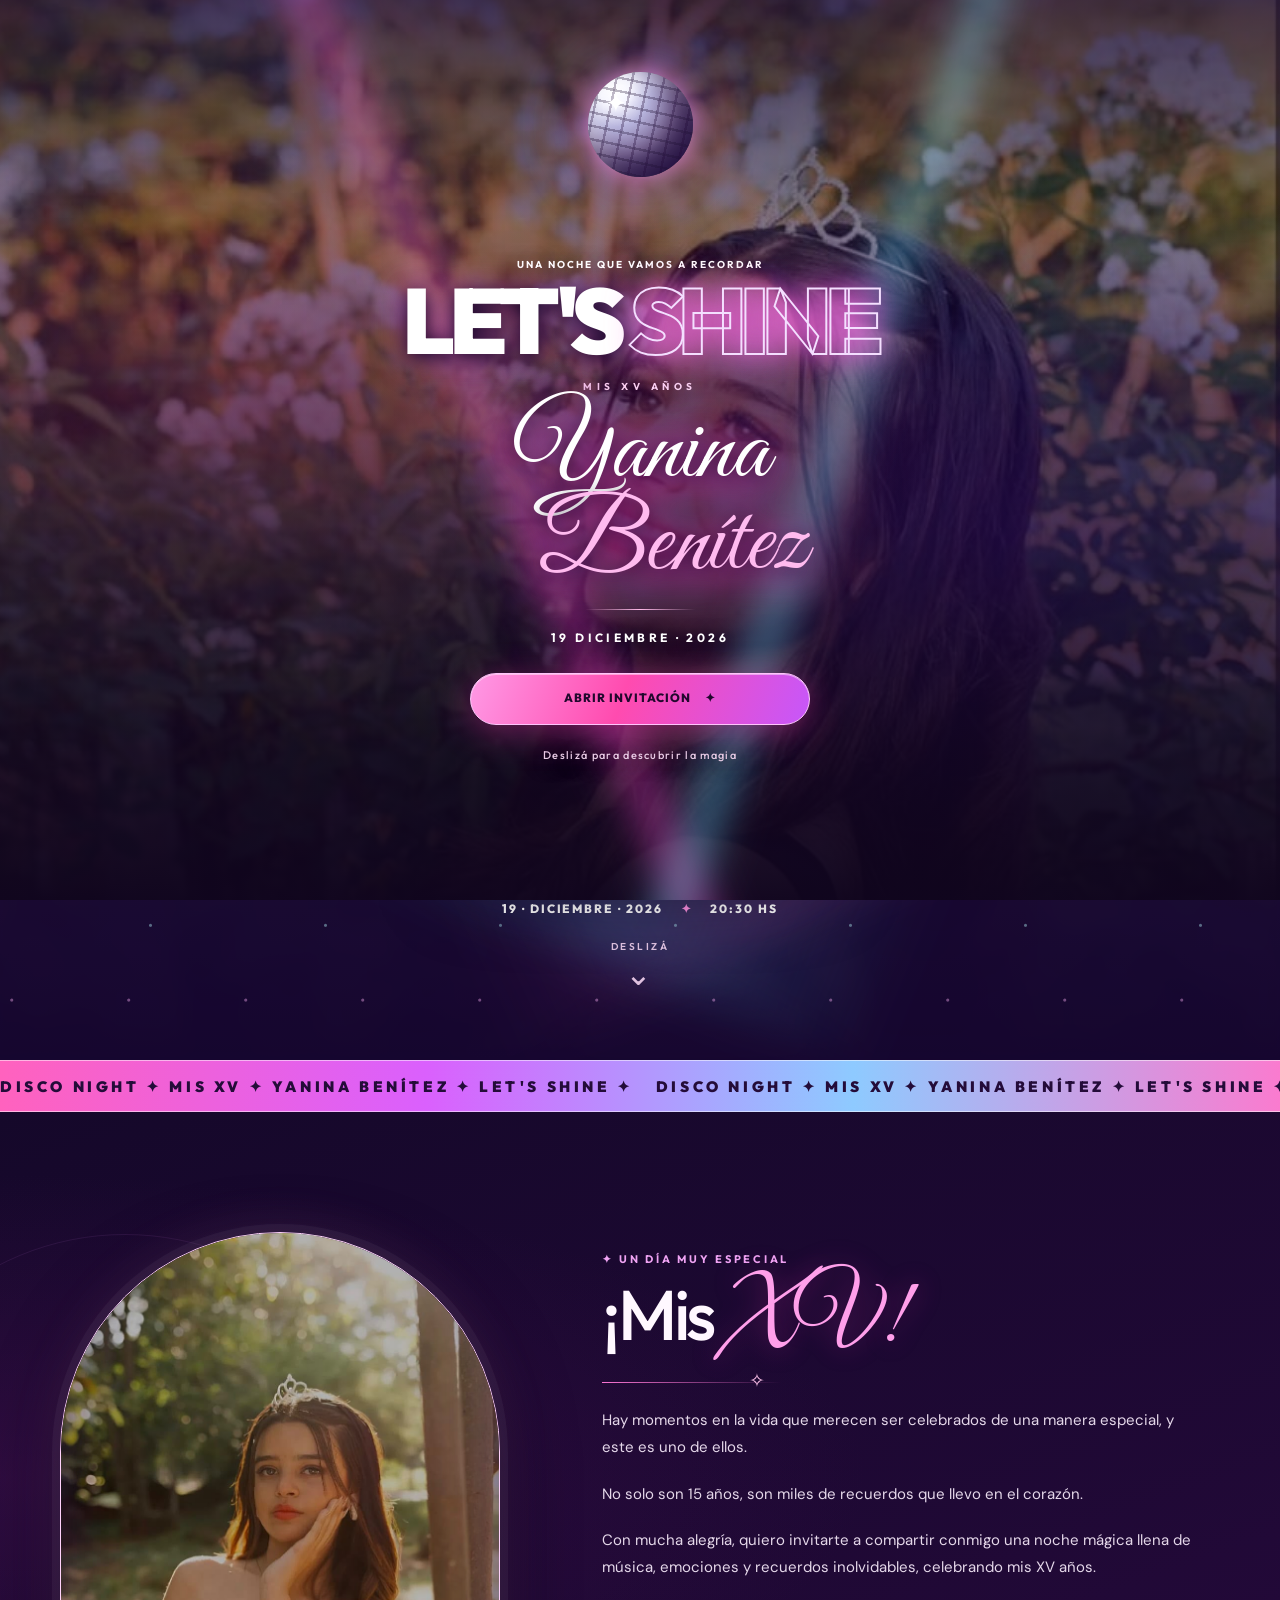
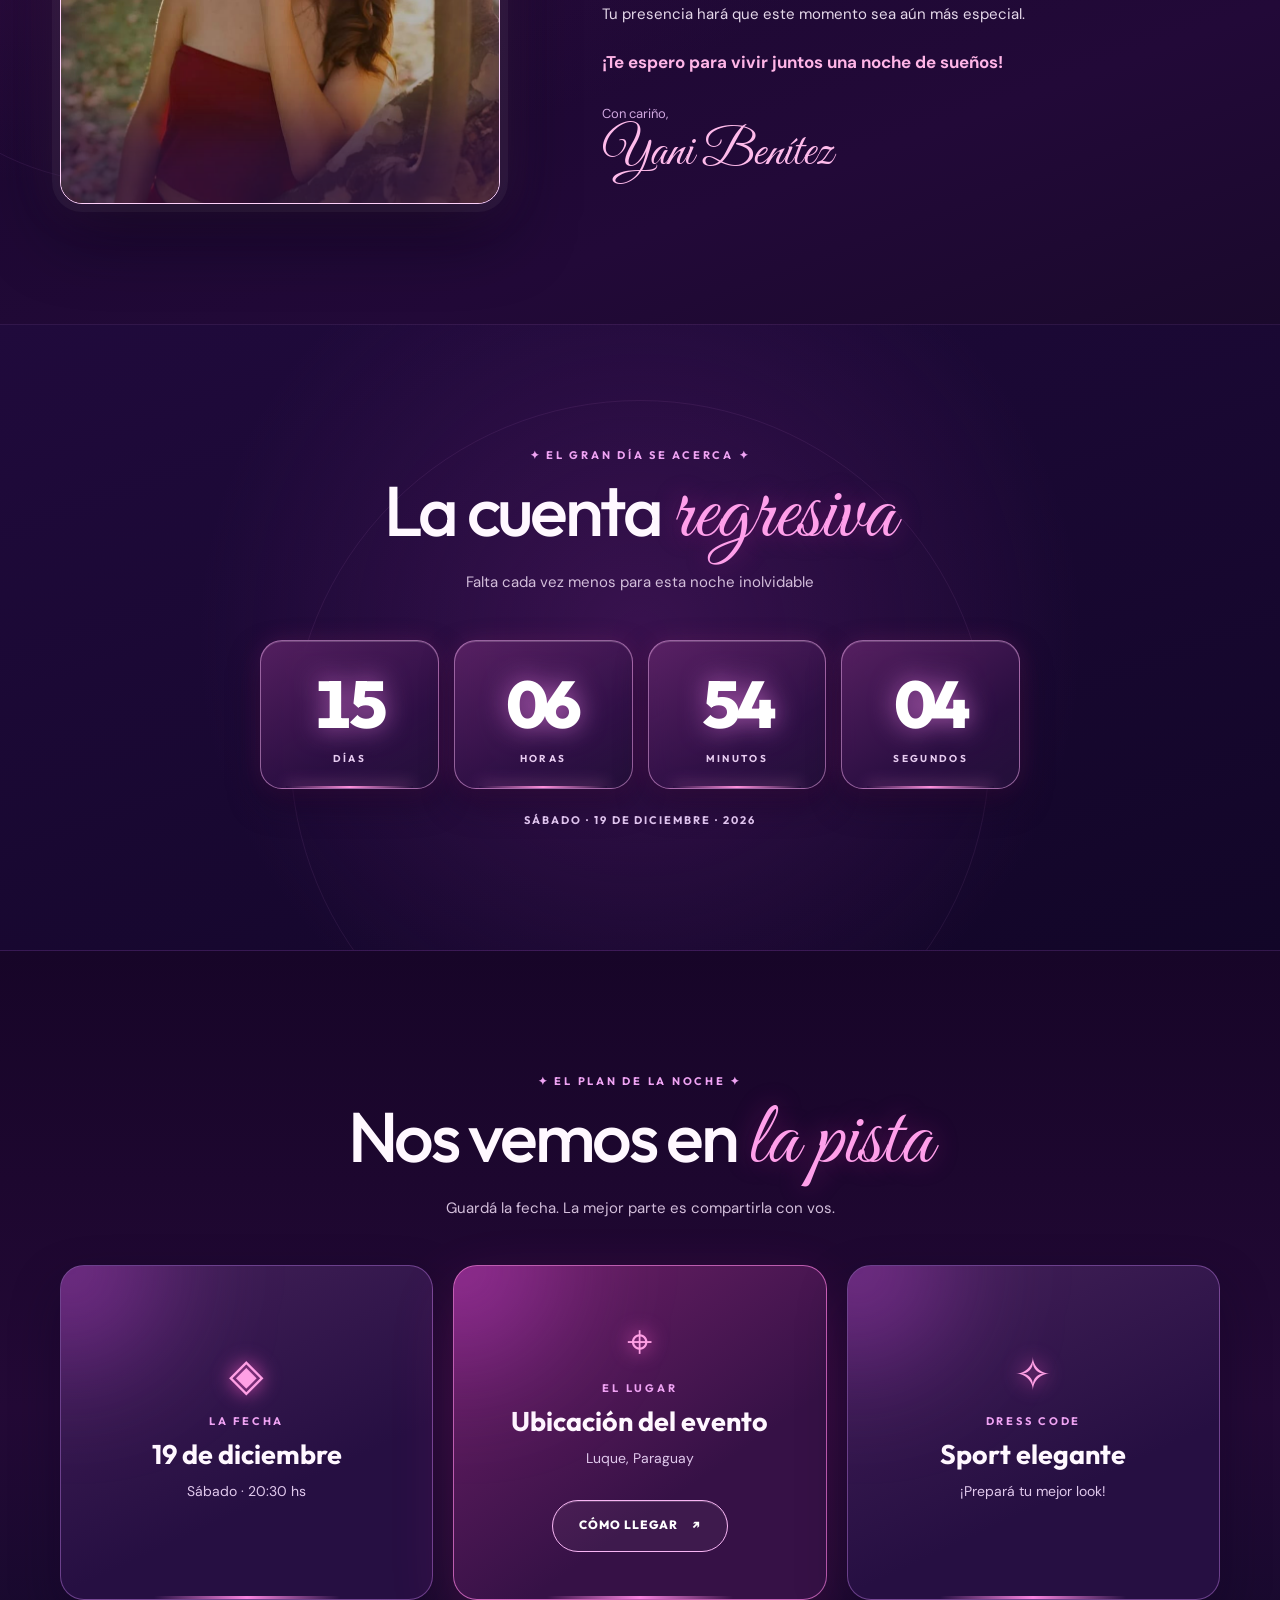
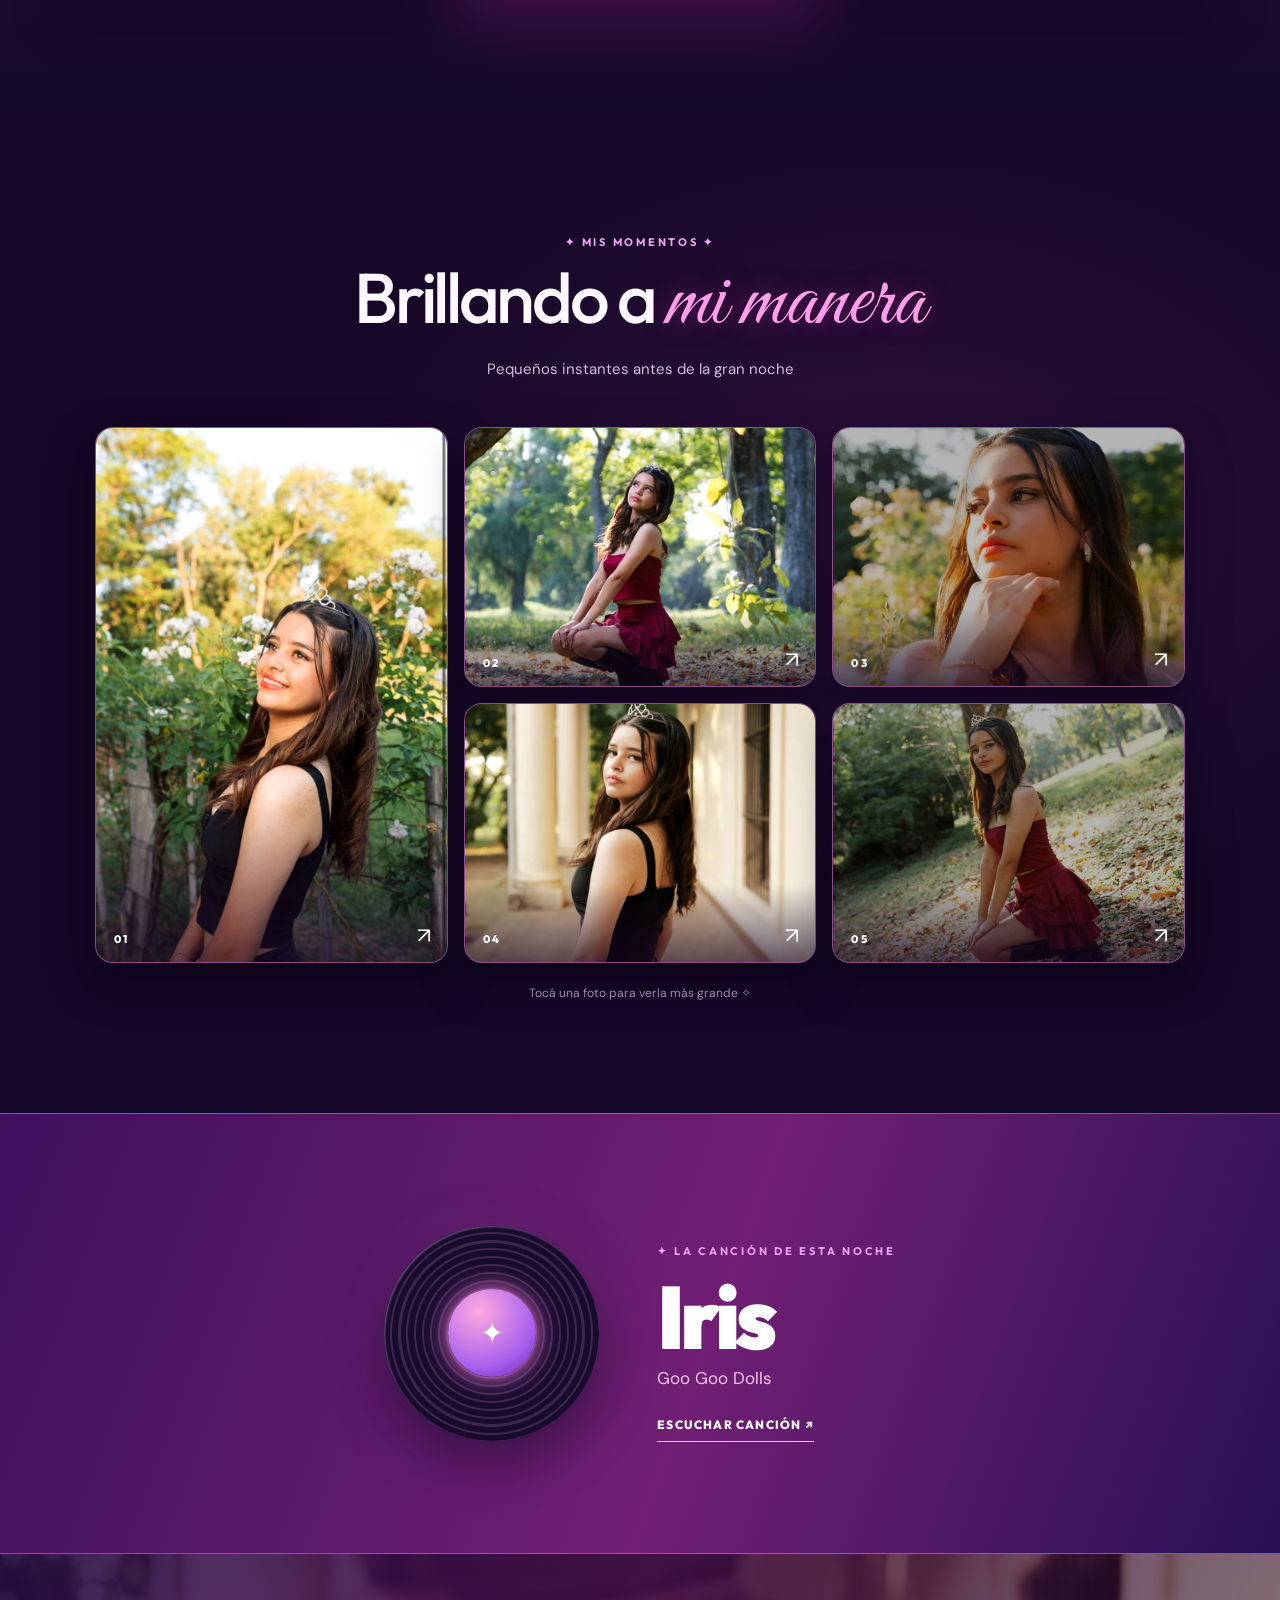
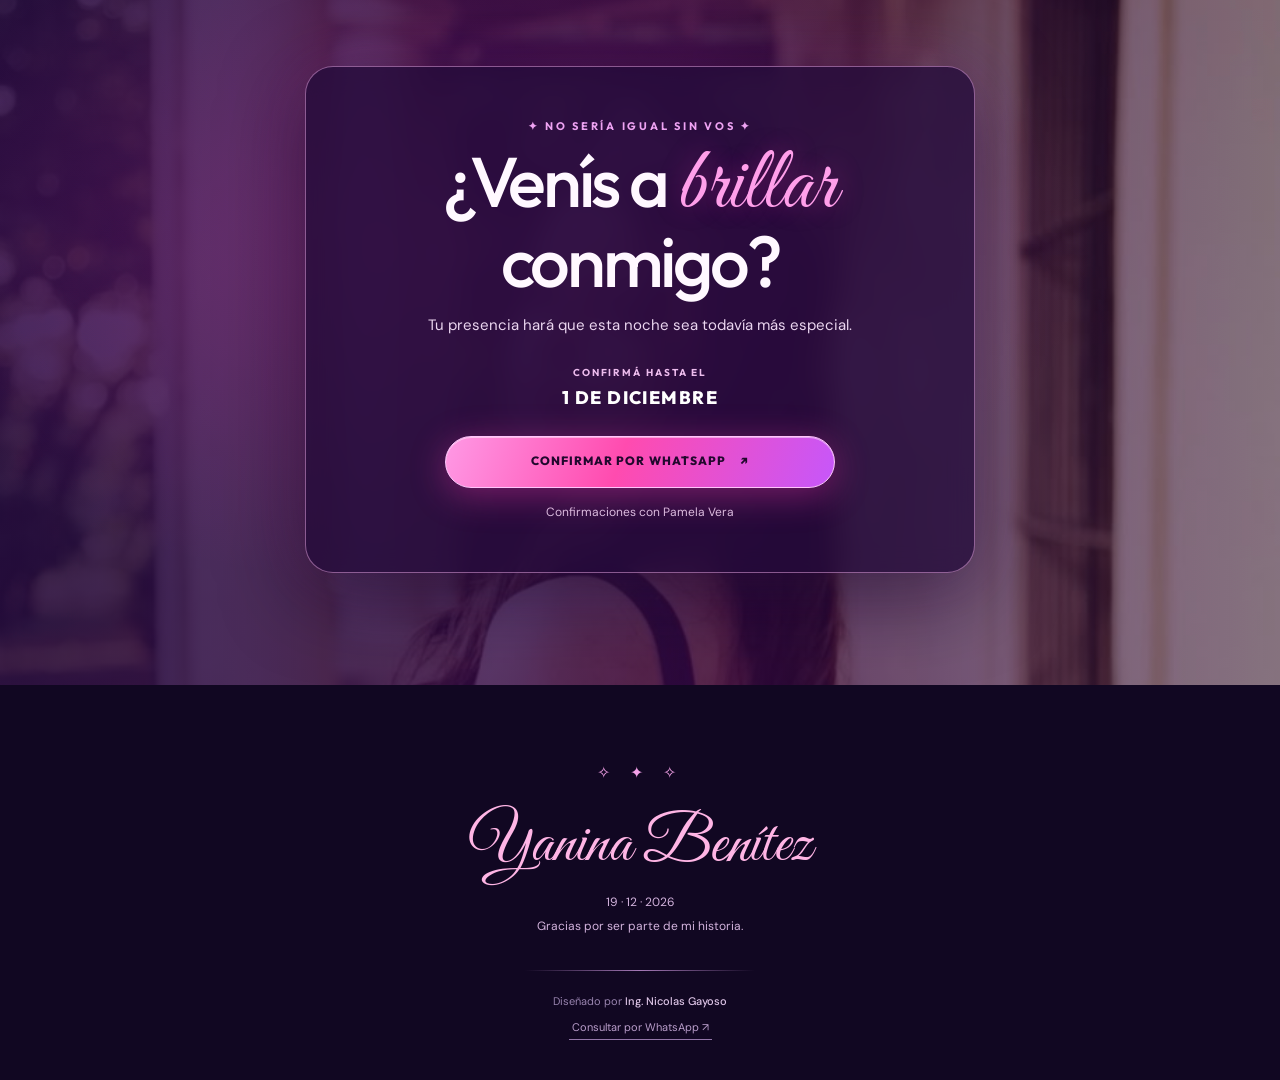
<file: index.html>
<!doctype html>
<html lang="es-PY">
<head>
  <meta charset="UTF-8">
  <meta name="viewport" content="width=device-width, initial-scale=1, viewport-fit=cover">
  <meta name="theme-color" content="#1c073d">
  <meta name="description" content="Te invito a celebrar mis XV años. Yanina Benítez — 19 de diciembre de 2026, 20:30 hs, Luque, Paraguay.">
  <link rel="canonical" href="https://ngdevpy.github.io/mis-xv-yanina/">
  <meta property="og:type" content="website">
  <meta property="og:locale" content="es_PY">
  <meta property="og:site_name" content="Mis XV Años — Yanina Benítez">
  <meta property="og:url" content="https://ngdevpy.github.io/mis-xv-yanina/">
  <meta property="og:title" content="Mis XV Años | Yanina Benítez">
  <meta property="og:description" content="Te invito a celebrar mis XV años. Yanina Benítez — 19 de diciembre de 2026, 20:30 hs, Luque, Paraguay.">
  <meta property="og:image" content="https://ngdevpy.github.io/mis-xv-yanina/preview-yanina-19dic.jpg">
  <meta property="og:image:secure_url" content="https://ngdevpy.github.io/mis-xv-yanina/preview-yanina-19dic.jpg">
  <meta property="og:image:type" content="image/jpeg">
  <meta property="og:image:width" content="1200">
  <meta property="og:image:height" content="630">
  <meta property="og:image:alt" content="Mis XV Años de Yanina Benítez, 19 de diciembre de 2026">
  <meta name="twitter:card" content="summary_large_image">
  <meta name="twitter:title" content="Mis XV Años | Yanina Benítez">
  <meta name="twitter:description" content="Te invito a celebrar mis XV años. Yanina Benítez — 19 de diciembre de 2026.">
  <meta name="twitter:image" content="https://ngdevpy.github.io/mis-xv-yanina/preview-yanina-19dic.jpg">
  <meta name="color-scheme" content="dark">
  <title>Mis XV Años | Yanina Benítez</title>
  <link rel="preconnect" href="https://fonts.googleapis.com">
  <link rel="preconnect" href="https://fonts.gstatic.com" crossorigin>
  <link href="https://fonts.googleapis.com/css2?family=DM+Sans:wght@400;500;600;700;800&family=Great+Vibes&family=Outfit:wght@300;400;500;600;700;800;900&display=swap" rel="stylesheet">
  <link rel="stylesheet" href="style.css">
</head>
<body>
  <div class="ambient" aria-hidden="true"><span></span><span></span><span></span><span></span></div>
  <div class="sparkle-layer" id="sparkleLayer" aria-hidden="true"></div>
  <audio id="bgMusic" preload="none" loop><source src="musica/iris.mp3" type="audio/mpeg"></audio>

  <div class="entry" id="entry" role="dialog" aria-modal="true" aria-label="Abrir invitación de Yanina">
    <div class="entry-portrait" aria-hidden="true"></div>
    <div class="entry-shade" aria-hidden="true"></div>
    <div class="entry-laser entry-laser-a" aria-hidden="true"></div>
    <div class="entry-laser entry-laser-b" aria-hidden="true"></div>
    <div class="disco-ball entry-ball" aria-hidden="true"></div>
    <div class="entry-content">
      <span class="eyebrow entry-top">UNA NOCHE QUE VAMOS A RECORDAR</span>
      <div class="entry-super">LET'S <span>SHINE</span></div>
      <span class="entry-overline">MIS XV AÑOS</span>
      <h1>Yanina <span>Benítez</span></h1>
      <div class="entry-line"></div>
      <p class="entry-date">19 DICIEMBRE · 2026</p>
      <button class="btn btn-shine entry-button" id="openInvite" type="button">ABRIR INVITACIÓN <span aria-hidden="true">✦</span></button>
      <p class="entry-tip">Deslizá para descubrir la magia</p>
    </div>
  </div>

  <header class="topbar" aria-label="Barra de navegación">
    <a href="#inicio" class="monogram" aria-label="Ir al inicio"><span>Y</span><i>✦</i><span>B</span></a>
    <span class="topbar-center">19.12.2026 <b>✦</b> MIS XV</span>
    <button class="music-toggle" id="musicButton" type="button" aria-label="Reproducir música"><span class="music-pulse" aria-hidden="true">♫</span><span id="musicLabel">MÚSICA</span></button>
  </header>

  <main id="mainContent">
    <section class="hero" id="inicio">
      <div class="hero-bg" aria-hidden="true"></div>
      <div class="hero-spotlight hero-spotlight-one" aria-hidden="true"></div>
      <div class="hero-spotlight hero-spotlight-two" aria-hidden="true"></div>
      <div class="hero-sheen" aria-hidden="true"></div>
      <div class="hero-content">
        <div class="hero-kicker reveal"><span></span> THE DISCO NIGHT <span></span></div>
        <div class="hero-title-wrap reveal">
          <p class="hero-mis">M I S &nbsp; X V &nbsp; A Ñ O S</p>
          <h2 class="hero-name">Yanina <em>Benítez</em></h2>
          <p class="hero-invite">UNA NOCHE PARA BRILLAR</p>
        </div>
        <div class="hero-portrait-wrap reveal">
          <div class="hero-halo" aria-hidden="true"></div>
          <div class="hero-photo"><img src="fotos/yanina6.jpg" alt="Yanina con tiara y vestido rojo sonriendo" fetchpriority="high"></div>
          <div class="disco-ball hero-ball" aria-hidden="true"></div>
          <span class="starlet starlet-a" aria-hidden="true">✦</span>
          <span class="starlet starlet-b" aria-hidden="true">✧</span>
          <div class="hero-number" aria-hidden="true">15</div>
        </div>
        <div class="hero-bottom reveal"><span>19 · DICIEMBRE · 2026</span><span class="hero-bottom-star">✦</span><span>20:30 HS</span></div>
        <a href="#mensaje" class="scroll-prompt" aria-label="Ver invitación completa"><span>DESLIZÁ</span><span class="scroll-chevron" aria-hidden="true">⌄</span></a>
      </div>
    </section>

    <div class="marquee" aria-label="Yanina, mis quince años, disco night">
      <div class="marquee-inner" aria-hidden="true">
        <span>DISCO NIGHT ✦ MIS XV ✦ YANINA BENÍTEZ ✦ LET'S SHINE ✦</span><span>DISCO NIGHT ✦ MIS XV ✦ YANINA BENÍTEZ ✦ LET'S SHINE ✦</span>
      </div>
    </div>

    <section class="message section" id="mensaje">
      <div class="message-orb" aria-hidden="true"></div>
      <div class="message-photo reveal"><img src="fotos/yanina3.jpg" alt="Retrato de Yanina con tiara" loading="lazy"><span class="message-photo-glimmer" aria-hidden="true"></span></div>
      <div class="message-copy reveal">
        <div class="kicker"><span class="tiny-star">✦</span> UN DÍA MUY ESPECIAL</div>
        <h2 class="section-heading">¡Mis <em>XV!</em></h2>
        <div class="section-divider" aria-hidden="true"><span>✧</span></div>
        <p>Hay momentos en la vida que merecen ser celebrados de una manera especial, y este es uno de ellos.</p>
        <p>No solo son 15 años, son miles de recuerdos que llevo en el corazón.</p>
        <p>Con mucha alegría, quiero invitarte a compartir conmigo una noche mágica llena de música, emociones y recuerdos inolvidables, celebrando mis XV años.</p>
        <p>Tu presencia hará que este momento sea aún más especial.</p>
        <p class="message-highlight">¡Te espero para vivir juntos una noche de sueños!</p>
        <div class="signature"><span>Con cariño,</span><strong>Yani Benítez</strong></div>
      </div>
    </section>

    <section class="countdown section" id="cuenta-regresiva">
      <div class="countdown-ring" aria-hidden="true"></div>
      <div class="section-title reveal"><p class="kicker">✦ EL GRAN DÍA SE ACERCA ✦</p><h2 class="section-heading">La cuenta <em>regresiva</em></h2><p>Falta cada vez menos para esta noche inolvidable</p></div>
      <div class="time-grid reveal" aria-label="Cuenta regresiva hasta el 19 de diciembre de 2026 a las 20:30">
        <div class="time-box"><strong id="days">00</strong><span>DÍAS</span></div>
        <div class="time-box"><strong id="hours">00</strong><span>HORAS</span></div>
        <div class="time-box"><strong id="minutes">00</strong><span>MINUTOS</span></div>
        <div class="time-box"><strong id="seconds">00</strong><span>SEGUNDOS</span></div>
      </div>
      <p id="countdownMsg" class="countdown-note reveal">SÁBADO · 19 DE DICIEMBRE · 2026</p>
    </section>

    <section class="details section" id="detalles">
      <div class="section-title reveal"><p class="kicker">✦ EL PLAN DE LA NOCHE ✦</p><h2 class="section-heading">Nos vemos en <em>la pista</em></h2><p>Guardá la fecha. La mejor parte es compartirla con vos.</p></div>
      <div class="detail-grid">
        <article class="detail-card reveal"><div class="detail-symbol">◈</div><div class="kicker">LA FECHA</div><h3>19 de diciembre</h3><p>Sábado · 20:30 hs</p><span class="detail-stripe" aria-hidden="true"></span></article>
        <article class="detail-card main-detail reveal"><div class="detail-symbol">⌖</div><div class="kicker">EL LUGAR</div><h3>Ubicación del evento</h3><p>Luque, Paraguay</p><a href="https://maps.app.goo.gl/42y8NtFtyqwDSQTZ6" class="btn btn-outline" target="_blank" rel="noopener noreferrer">CÓMO LLEGAR <span aria-hidden="true">↗</span></a><span class="detail-stripe" aria-hidden="true"></span></article>
        <article class="detail-card reveal"><div class="detail-symbol">✧</div><div class="kicker">DRESS CODE</div><h3>Sport elegante</h3><p>¡Prepará tu mejor look!</p><span class="detail-stripe" aria-hidden="true"></span></article>
      </div>
    </section>

    <section class="gallery section" id="galeria">
      <div class="section-title reveal"><p class="kicker">✦ MIS MOMENTOS ✦</p><h2 class="section-heading">Brillando a <em>mi manera</em></h2><p>Pequeños instantes antes de la gran noche</p></div>
      <div class="photo-grid reveal" id="photoGrid">
        <button class="gallery-photo gallery-feature" type="button" aria-label="Ampliar foto 1"><img src="fotos/yanina7.jpg" loading="lazy" alt="Yanina sonriendo, con flores blancas detrás"><span class="photo-number">01</span><span class="photo-zoom" aria-hidden="true">↗</span></button>
        <button class="gallery-photo" type="button" aria-label="Ampliar foto 2"><img src="fotos/yanina1.jpg" loading="lazy" alt="Yanina sentada en un parque con vestido rojo"><span class="photo-number">02</span><span class="photo-zoom" aria-hidden="true">↗</span></button>
        <button class="gallery-photo" type="button" aria-label="Ampliar foto 3"><img src="fotos/yanina4.jpg" loading="lazy" alt="Retrato de Yanina al aire libre"><span class="photo-number">03</span><span class="photo-zoom" aria-hidden="true">↗</span></button>
        <button class="gallery-photo" type="button" aria-label="Ampliar foto 4"><img src="fotos/yanina8.jpg" loading="lazy" alt="Yanina con vestido negro en galería de columnas"><span class="photo-number">04</span><span class="photo-zoom" aria-hidden="true">↗</span></button>
        <button class="gallery-photo" type="button" aria-label="Ampliar foto 5"><img src="fotos/yanina5.jpg" loading="lazy" alt="Yanina con vestido rojo y tiara en el parque"><span class="photo-number">05</span><span class="photo-zoom" aria-hidden="true">↗</span></button>
      </div>
      <p class="gallery-caption">Tocá una foto para verla más grande <span aria-hidden="true">✧</span></p>
    </section>

    <section class="soundtrack section" aria-label="Canción elegida">
      <div class="record" aria-hidden="true"><div class="record-center">✦</div></div>
      <div class="soundtrack-text"><p class="kicker">✦ LA CANCIÓN DE ESTA NOCHE</p><h2>Iris</h2><p>Goo Goo Dolls</p><a class="youtube-link" href="https://youtu.be/NdYWuo9OFAw?si=Uuc1GHZoxFDcLdeI" target="_blank" rel="noopener noreferrer">ESCUCHAR CANCIÓN <span aria-hidden="true">↗</span></a></div>
    </section>

    <section class="rsvp section" id="confirmacion">
      <div class="rsvp-image" aria-hidden="true"></div>
      <div class="rsvp-panel reveal"><div class="kicker">✦ NO SERÍA IGUAL SIN VOS ✦</div><h2 class="section-heading">¿Venís a <em>brillar</em> conmigo?</h2><p>Tu presencia hará que esta noche sea todavía más especial.</p><span class="rsvp-deadline">CONFIRMÁ HASTA EL <strong>1 DE DICIEMBRE</strong></span><a class="btn btn-shine rsvp-button" href="https://wa.me/595986968064?text=Hola%20Pamela%2C%20quiero%20confirmar%20mi%20asistencia%20a%20los%20XV%20de%20Yanina%20Ben%C3%ADtez." target="_blank" rel="noopener noreferrer">CONFIRMAR POR WHATSAPP <span aria-hidden="true">↗</span></a><small>Confirmaciones con Pamela Vera</small></div>
    </section>
  </main>

  <footer class="footer"><span class="footer-sparks" aria-hidden="true">✧ ✦ ✧</span><span class="footer-script">Yanina Benítez</span><p>19 · 12 · 2026</p><p>Gracias por ser parte de mi historia.</p><div class="footer-divider"></div><span class="footer-credit">Diseñado por <strong>Ing. Nicolas Gayoso</strong></span><a class="footer-link" href="https://wa.me/595992214025?text=Hola%2C%20vi%20la%20invitaci%C3%B3n%20digital%20de%20Yanina%20y%20me%20gustar%C3%ADa%20consultar%20por%20una%20para%20mi%20evento." target="_blank" rel="noopener noreferrer">Consultar por WhatsApp ↗</a></footer>

  <dialog class="lightbox" id="lightbox" aria-label="Fotografía ampliada de Yanina"><button type="button" id="closeLightbox" class="lightbox-close" aria-label="Cerrar imagen">×</button><button type="button" class="lightbox-nav lightbox-prev" id="prevPhoto" aria-label="Foto anterior">‹</button><img id="lightboxImage" src="fotos/yanina7.jpg" alt="Yanina Benítez"><button type="button" class="lightbox-nav lightbox-next" id="nextPhoto" aria-label="Foto siguiente">›</button><p class="lightbox-counter" id="lightboxCounter"></p></dialog>

  <script src="script.js" defer></script>
</body>
</html>
</file>
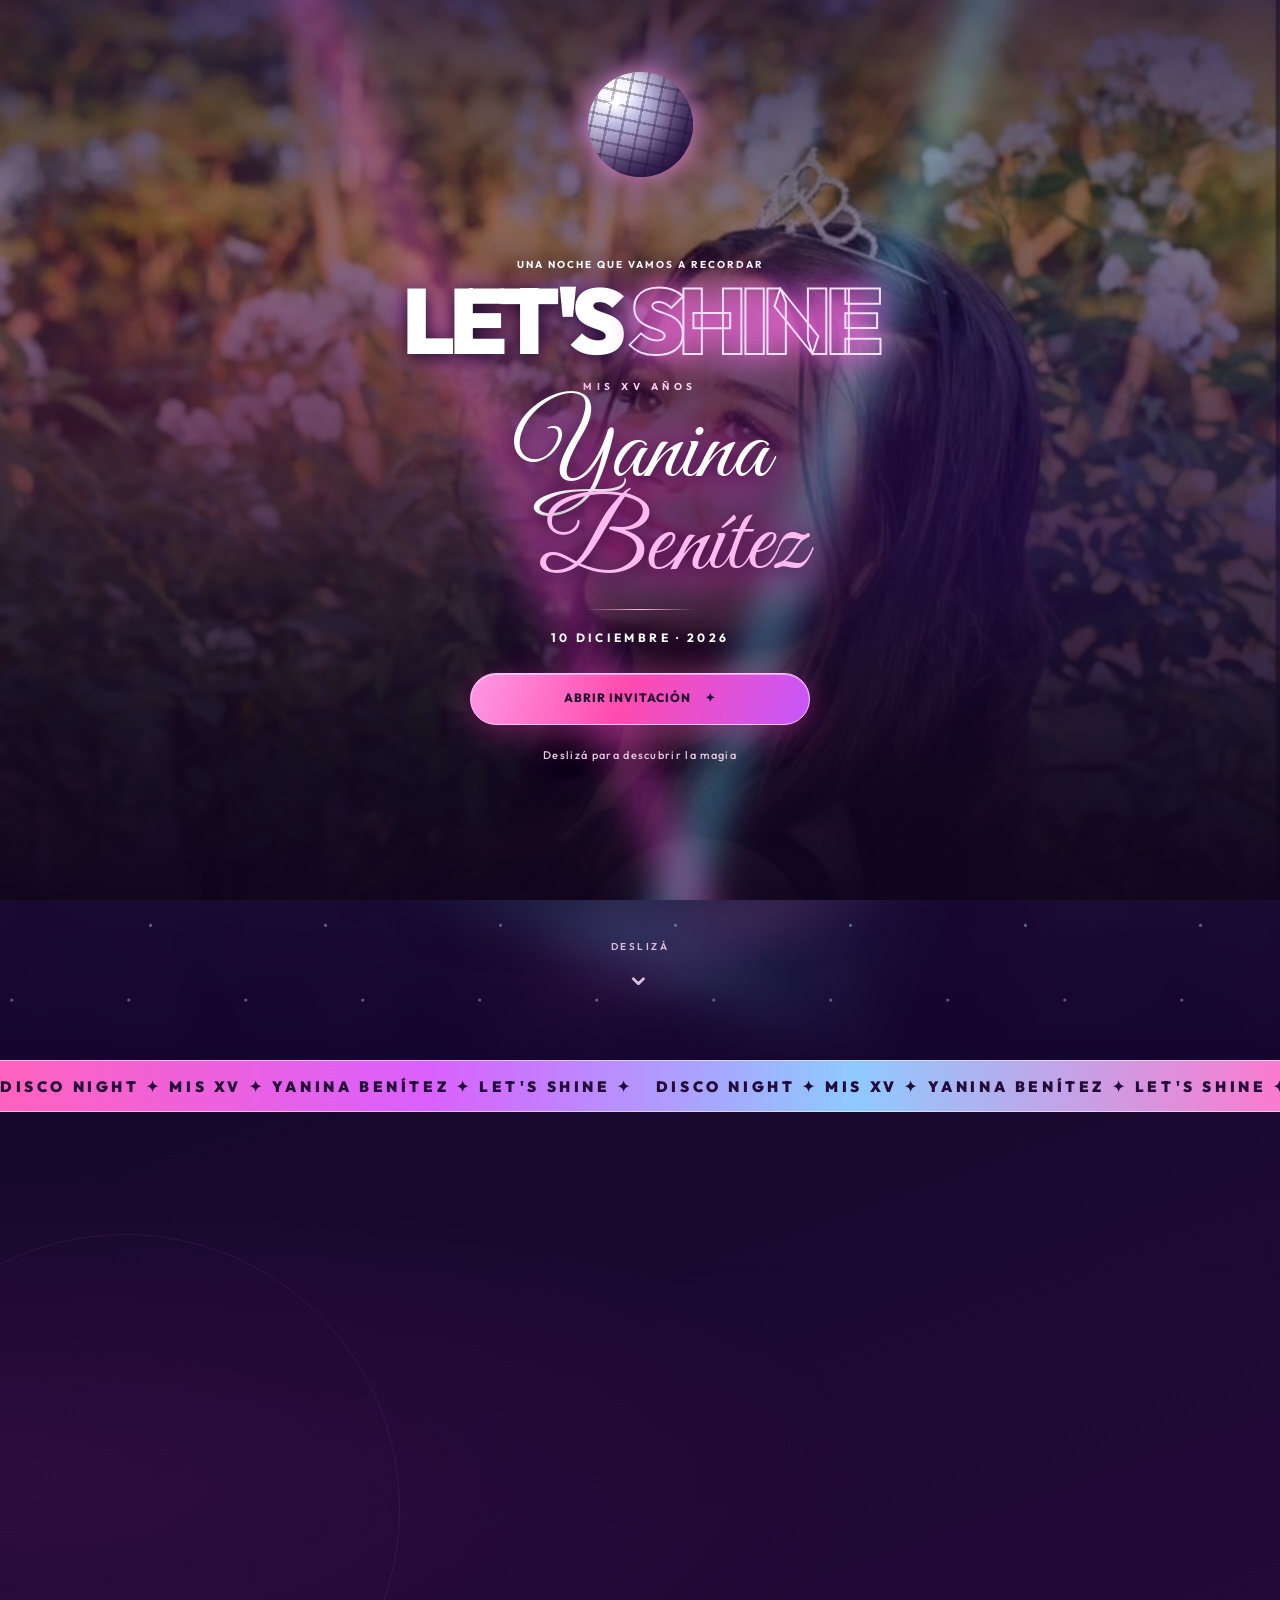
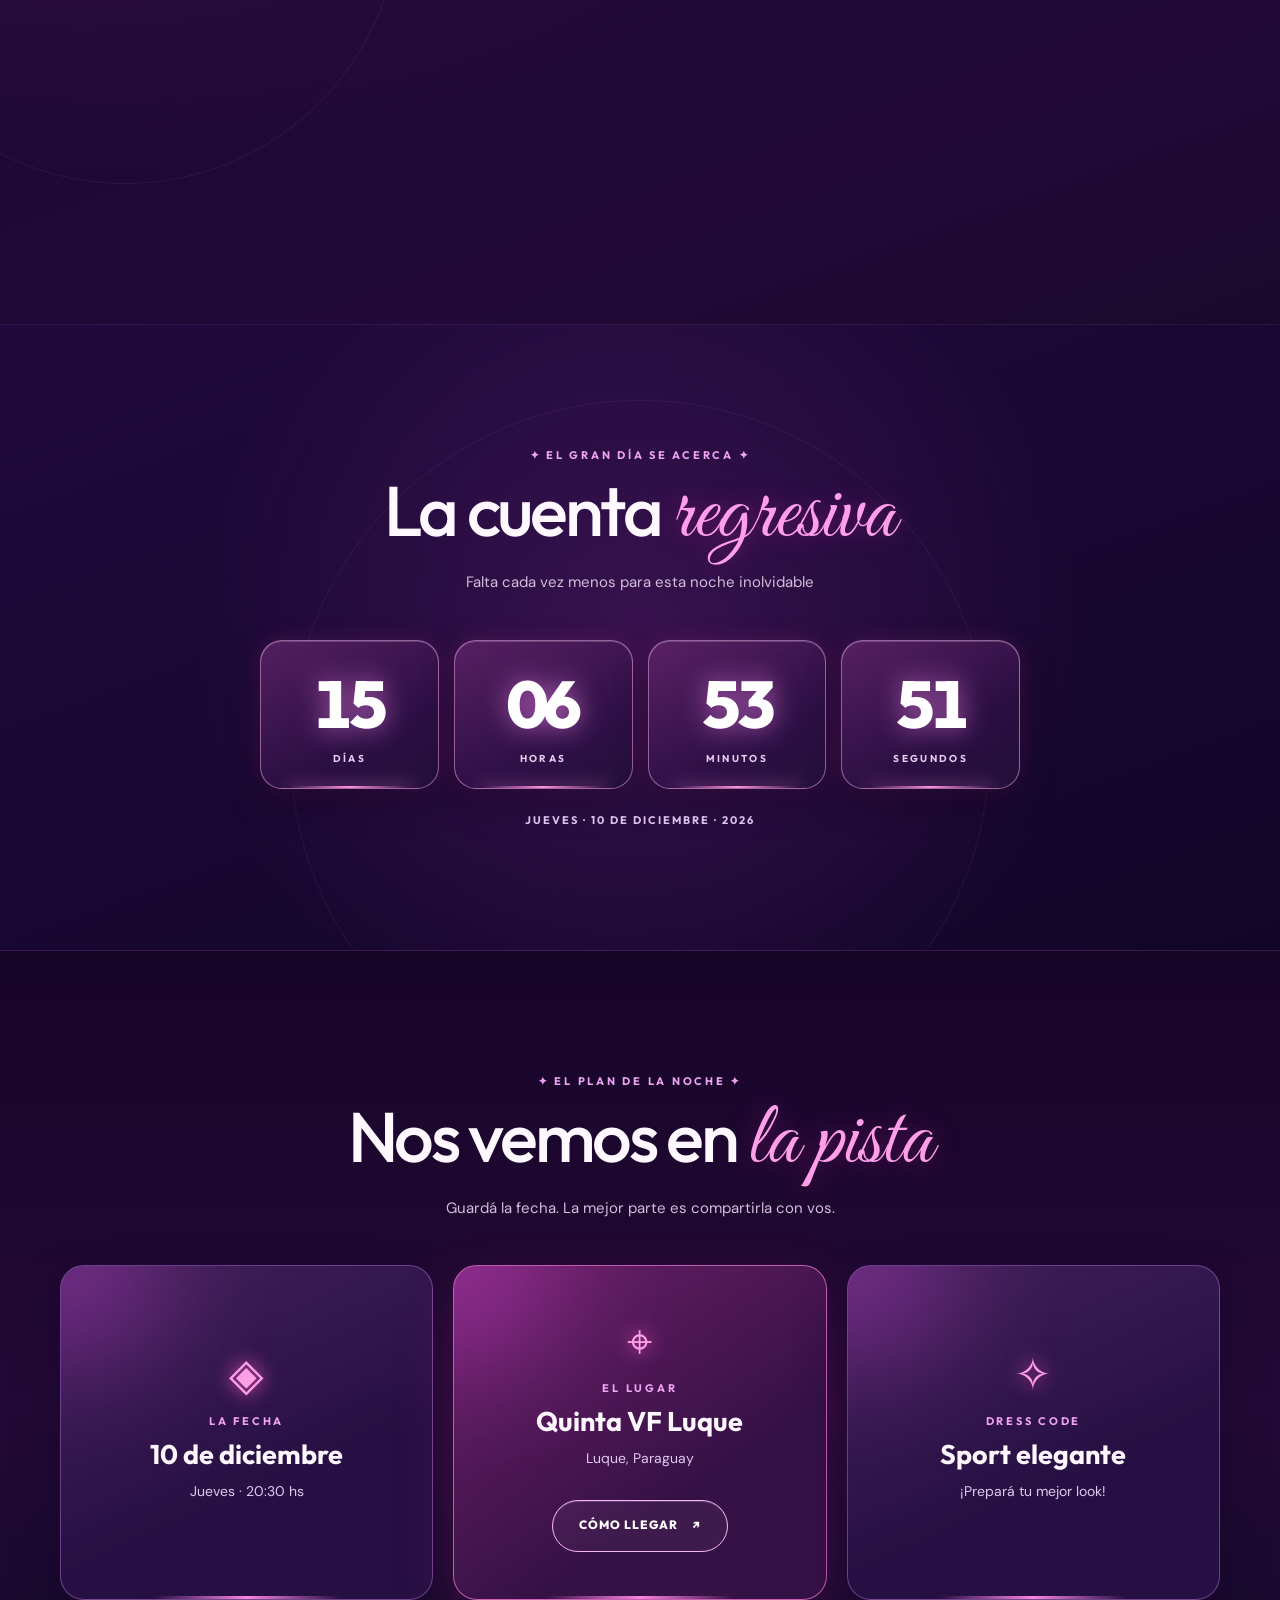
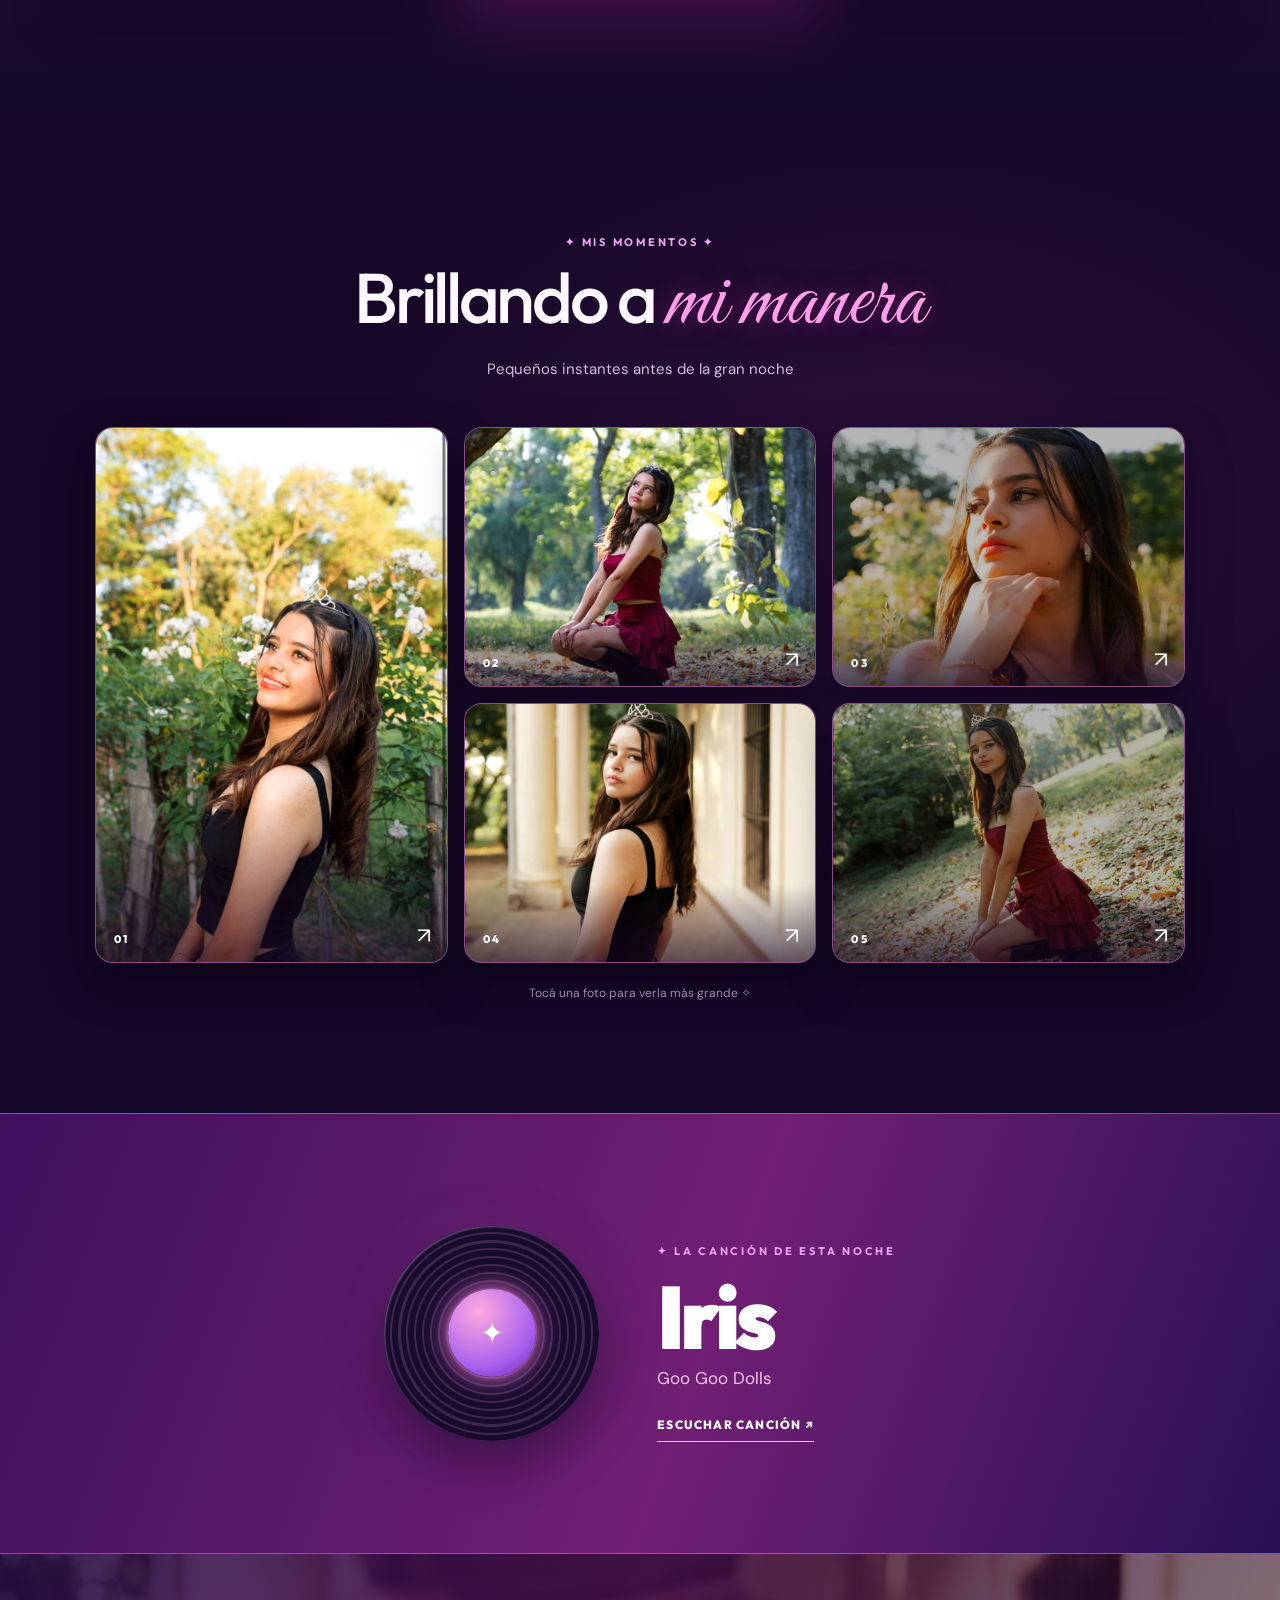
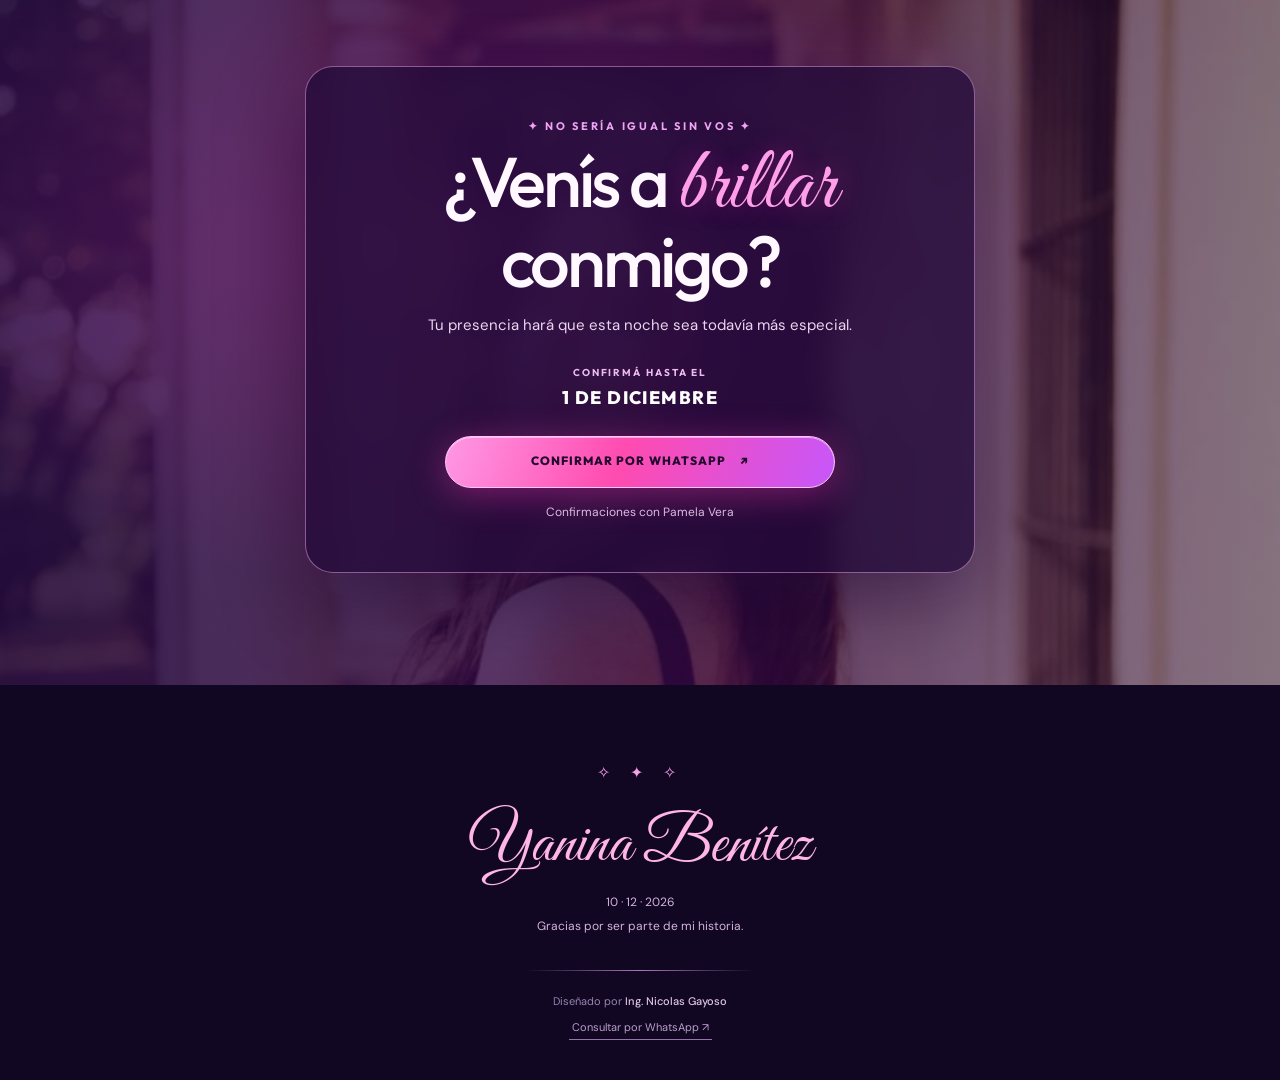
<file: invitacion-yanina.html>
<!doctype html>
<html lang="es-PY">
<head>
  <meta charset="UTF-8">
  <meta name="viewport" content="width=device-width, initial-scale=1, viewport-fit=cover">
  <meta name="theme-color" content="#1c073d">
  <meta name="description" content="Te invito a celebrar mis XV años. Yanina Benítez — 10 de diciembre de 2026, 20:30 hs, Quinta VF Luque.">
  <link rel="canonical" href="https://ngdevpy.github.io/mis-xv-yanina/invitacion-yanina.html">
  <meta property="og:type" content="website">
  <meta property="og:locale" content="es_PY">
  <meta property="og:site_name" content="Mis XV Años — Yanina Benítez">
  <meta property="og:url" content="https://ngdevpy.github.io/mis-xv-yanina/invitacion-yanina.html">
  <meta property="og:title" content="Mis XV Años | Yanina Benítez">
  <meta property="og:description" content="Te invito a celebrar mis XV años. Yanina Benítez — 10 de diciembre de 2026, 20:30 hs, Quinta VF Luque.">
  <meta property="og:updated_time" content="2026-11-17T17:00:00Z">
  <meta property="og:image" content="https://ngdevpy.github.io/mis-xv-yanina/preview-yanina-v3.jpg">
  <meta property="og:image:secure_url" content="https://ngdevpy.github.io/mis-xv-yanina/preview-yanina-v3.jpg">
  <meta property="og:image:type" content="image/jpeg">
  <meta property="og:image:width" content="1200">
  <meta property="og:image:height" content="630">
  <meta property="og:image:alt" content="Mis XV Años de Yanina Benítez, 10 de diciembre de 2026">
  <meta name="twitter:card" content="summary_large_image">
  <meta name="twitter:title" content="Mis XV Años | Yanina Benítez">
  <meta name="twitter:description" content="Te invito a celebrar mis XV años. Yanina Benítez — 10 de diciembre de 2026.">
  <meta name="twitter:image" content="https://ngdevpy.github.io/mis-xv-yanina/preview-yanina-v3.jpg">
  <meta name="color-scheme" content="dark">
  <title>Mis XV Años | Yanina Benítez</title>
  <link rel="preconnect" href="https://fonts.googleapis.com">
  <link rel="preconnect" href="https://fonts.gstatic.com" crossorigin>
  <link href="https://fonts.googleapis.com/css2?family=DM+Sans:wght@400;500;600;700;800&family=Great+Vibes&family=Outfit:wght@300;400;500;600;700;800;900&display=swap" rel="stylesheet">
  <link rel="stylesheet" href="style.css">
</head>
<body>
  <div class="ambient" aria-hidden="true"><span></span><span></span><span></span><span></span></div>
  <div class="sparkle-layer" id="sparkleLayer" aria-hidden="true"></div>
  <audio id="bgMusic" preload="none" loop><source src="musica/iris.mp3" type="audio/mpeg"></audio>

  <div class="entry" id="entry" role="dialog" aria-modal="true" aria-label="Abrir invitación de Yanina">
    <div class="entry-portrait" aria-hidden="true"></div>
    <div class="entry-shade" aria-hidden="true"></div>
    <div class="entry-laser entry-laser-a" aria-hidden="true"></div>
    <div class="entry-laser entry-laser-b" aria-hidden="true"></div>
    <div class="disco-ball entry-ball" aria-hidden="true"></div>
    <div class="entry-content">
      <span class="eyebrow entry-top">UNA NOCHE QUE VAMOS A RECORDAR</span>
      <div class="entry-super">LET'S <span>SHINE</span></div>
      <span class="entry-overline">MIS XV AÑOS</span>
      <h1>Yanina <span>Benítez</span></h1>
      <div class="entry-line"></div>
      <p class="entry-date">10 DICIEMBRE · 2026</p>
      <button class="btn btn-shine entry-button" id="openInvite" type="button">ABRIR INVITACIÓN <span aria-hidden="true">✦</span></button>
      <p class="entry-tip">Deslizá para descubrir la magia</p>
    </div>
  </div>

  <header class="topbar" aria-label="Barra de navegación">
    <a href="#inicio" class="monogram" aria-label="Ir al inicio"><span>Y</span><i>✦</i><span>B</span></a>
    <span class="topbar-center">10.12.2026 <b>✦</b> MIS XV</span>
    <button class="music-toggle" id="musicButton" type="button" aria-label="Reproducir música"><span class="music-pulse" aria-hidden="true">♫</span><span id="musicLabel">MÚSICA</span></button>
  </header>

  <main id="mainContent">
    <section class="hero" id="inicio">
      <div class="hero-bg" aria-hidden="true"></div>
      <div class="hero-spotlight hero-spotlight-one" aria-hidden="true"></div>
      <div class="hero-spotlight hero-spotlight-two" aria-hidden="true"></div>
      <div class="hero-sheen" aria-hidden="true"></div>
      <div class="hero-content">
        <div class="hero-kicker reveal"><span></span> THE DISCO NIGHT <span></span></div>
        <div class="hero-title-wrap reveal">
          <p class="hero-mis">M I S &nbsp; X V &nbsp; A Ñ O S</p>
          <h2 class="hero-name">Yanina <em>Benítez</em></h2>
          <p class="hero-invite">UNA NOCHE PARA BRILLAR</p>
        </div>
        <div class="hero-portrait-wrap reveal">
          <div class="hero-halo" aria-hidden="true"></div>
          <div class="hero-photo"><img src="fotos/yanina6.jpg" alt="Yanina con tiara y vestido rojo sonriendo" fetchpriority="high"></div>
          <div class="disco-ball hero-ball" aria-hidden="true"></div>
          <span class="starlet starlet-a" aria-hidden="true">✦</span>
          <span class="starlet starlet-b" aria-hidden="true">✧</span>
          <div class="hero-number" aria-hidden="true">15</div>
        </div>
        <div class="hero-bottom reveal"><span>10 · DICIEMBRE · 2026</span><span class="hero-bottom-star">✦</span><span>20:30 HS</span></div>
        <a href="#mensaje" class="scroll-prompt" aria-label="Ver invitación completa"><span>DESLIZÁ</span><span class="scroll-chevron" aria-hidden="true">⌄</span></a>
      </div>
    </section>

    <div class="marquee" aria-label="Yanina, mis quince años, disco night">
      <div class="marquee-inner" aria-hidden="true">
        <span>DISCO NIGHT ✦ MIS XV ✦ YANINA BENÍTEZ ✦ LET'S SHINE ✦</span><span>DISCO NIGHT ✦ MIS XV ✦ YANINA BENÍTEZ ✦ LET'S SHINE ✦</span>
      </div>
    </div>

    <section class="message section" id="mensaje">
      <div class="message-orb" aria-hidden="true"></div>
      <div class="message-photo reveal"><img src="fotos/yanina3.jpg" alt="Retrato de Yanina con tiara" loading="lazy"><span class="message-photo-glimmer" aria-hidden="true"></span></div>
      <div class="message-copy reveal">
        <div class="kicker"><span class="tiny-star">✦</span> UN DÍA MUY ESPECIAL</div>
        <h2 class="section-heading">¡Mis <em>XV!</em></h2>
        <div class="section-divider" aria-hidden="true"><span>✧</span></div>
        <p>Hay momentos en la vida que merecen ser celebrados de una manera especial, y este es uno de ellos.</p>
        <p>No solo son 15 años, son miles de recuerdos que llevo en el corazón.</p>
        <p>Con mucha alegría, quiero invitarte a compartir conmigo una noche mágica llena de música, emociones y recuerdos inolvidables, celebrando mis XV años.</p>
        <p>Tu presencia hará que este momento sea aún más especial.</p>
        <p class="message-highlight">¡Te espero para vivir juntos una noche de sueños!</p>
        <div class="signature"><span>Con cariño,</span><strong>Yani Benítez</strong></div>
      </div>
    </section>

    <section class="countdown section" id="cuenta-regresiva">
      <div class="countdown-ring" aria-hidden="true"></div>
      <div class="section-title reveal"><p class="kicker">✦ EL GRAN DÍA SE ACERCA ✦</p><h2 class="section-heading">La cuenta <em>regresiva</em></h2><p>Falta cada vez menos para esta noche inolvidable</p></div>
      <div class="time-grid reveal" aria-label="Cuenta regresiva hasta el 10 de diciembre de 2026 a las 20:30">
        <div class="time-box"><strong id="days">00</strong><span>DÍAS</span></div>
        <div class="time-box"><strong id="hours">00</strong><span>HORAS</span></div>
        <div class="time-box"><strong id="minutes">00</strong><span>MINUTOS</span></div>
        <div class="time-box"><strong id="seconds">00</strong><span>SEGUNDOS</span></div>
      </div>
      <p id="countdownMsg" class="countdown-note reveal">JUEVES · 10 DE DICIEMBRE · 2026</p>
    </section>

    <section class="details section" id="detalles">
      <div class="section-title reveal"><p class="kicker">✦ EL PLAN DE LA NOCHE ✦</p><h2 class="section-heading">Nos vemos en <em>la pista</em></h2><p>Guardá la fecha. La mejor parte es compartirla con vos.</p></div>
      <div class="detail-grid">
        <article class="detail-card reveal"><div class="detail-symbol">◈</div><div class="kicker">LA FECHA</div><h3>10 de diciembre</h3><p>Jueves · 20:30 hs</p><span class="detail-stripe" aria-hidden="true"></span></article>
        <article class="detail-card main-detail reveal"><div class="detail-symbol">⌖</div><div class="kicker">EL LUGAR</div><h3>Quinta VF Luque</h3><p>Luque, Paraguay</p><a href="https://maps.google.com/?q=-25.255369,-57.479813" class="btn btn-outline" target="_blank" rel="noopener noreferrer">CÓMO LLEGAR <span aria-hidden="true">↗</span></a><span class="detail-stripe" aria-hidden="true"></span></article>
        <article class="detail-card reveal"><div class="detail-symbol">✧</div><div class="kicker">DRESS CODE</div><h3>Sport elegante</h3><p>¡Prepará tu mejor look!</p><span class="detail-stripe" aria-hidden="true"></span></article>
      </div>
    </section>

    <section class="gallery section" id="galeria">
      <div class="section-title reveal"><p class="kicker">✦ MIS MOMENTOS ✦</p><h2 class="section-heading">Brillando a <em>mi manera</em></h2><p>Pequeños instantes antes de la gran noche</p></div>
      <div class="photo-grid reveal" id="photoGrid">
        <button class="gallery-photo gallery-feature" type="button" aria-label="Ampliar foto 1"><img src="fotos/yanina7.jpg" loading="lazy" alt="Yanina sonriendo, con flores blancas detrás"><span class="photo-number">01</span><span class="photo-zoom" aria-hidden="true">↗</span></button>
        <button class="gallery-photo" type="button" aria-label="Ampliar foto 2"><img src="fotos/yanina1.jpg" loading="lazy" alt="Yanina sentada en un parque con vestido rojo"><span class="photo-number">02</span><span class="photo-zoom" aria-hidden="true">↗</span></button>
        <button class="gallery-photo" type="button" aria-label="Ampliar foto 3"><img src="fotos/yanina4.jpg" loading="lazy" alt="Retrato de Yanina al aire libre"><span class="photo-number">03</span><span class="photo-zoom" aria-hidden="true">↗</span></button>
        <button class="gallery-photo" type="button" aria-label="Ampliar foto 4"><img src="fotos/yanina8.jpg" loading="lazy" alt="Yanina con vestido negro en galería de columnas"><span class="photo-number">04</span><span class="photo-zoom" aria-hidden="true">↗</span></button>
        <button class="gallery-photo" type="button" aria-label="Ampliar foto 5"><img src="fotos/yanina5.jpg" loading="lazy" alt="Yanina con vestido rojo y tiara en el parque"><span class="photo-number">05</span><span class="photo-zoom" aria-hidden="true">↗</span></button>
      </div>
      <p class="gallery-caption">Tocá una foto para verla más grande <span aria-hidden="true">✧</span></p>
    </section>

    <section class="soundtrack section" aria-label="Canción elegida">
      <div class="record" aria-hidden="true"><div class="record-center">✦</div></div>
      <div class="soundtrack-text"><p class="kicker">✦ LA CANCIÓN DE ESTA NOCHE</p><h2>Iris</h2><p>Goo Goo Dolls</p><a class="youtube-link" href="https://youtu.be/NdYWuo9OFAw?si=Uuc1GHZoxFDcLdeI" target="_blank" rel="noopener noreferrer">ESCUCHAR CANCIÓN <span aria-hidden="true">↗</span></a></div>
    </section>

    <section class="rsvp section" id="confirmacion">
      <div class="rsvp-image" aria-hidden="true"></div>
      <div class="rsvp-panel reveal"><div class="kicker">✦ NO SERÍA IGUAL SIN VOS ✦</div><h2 class="section-heading">¿Venís a <em>brillar</em> conmigo?</h2><p>Tu presencia hará que esta noche sea todavía más especial.</p><span class="rsvp-deadline">CONFIRMÁ HASTA EL <strong>1 DE DICIEMBRE</strong></span><a class="btn btn-shine rsvp-button" href="https://wa.me/595986968064?text=Hola%20Pamela%2C%20quiero%20confirmar%20mi%20asistencia%20a%20los%20XV%20de%20Yanina%20Ben%C3%ADtez." target="_blank" rel="noopener noreferrer">CONFIRMAR POR WHATSAPP <span aria-hidden="true">↗</span></a><small>Confirmaciones con Pamela Vera</small></div>
    </section>
  </main>

  <footer class="footer"><span class="footer-sparks" aria-hidden="true">✧ ✦ ✧</span><span class="footer-script">Yanina Benítez</span><p>10 · 12 · 2026</p><p>Gracias por ser parte de mi historia.</p><div class="footer-divider"></div><span class="footer-credit">Diseñado por <strong>Ing. Nicolas Gayoso</strong></span><a class="footer-link" href="https://wa.me/595992214025?text=Hola%2C%20vi%20la%20invitaci%C3%B3n%20digital%20de%20Yanina%20y%20me%20gustar%C3%ADa%20consultar%20por%20una%20para%20mi%20evento." target="_blank" rel="noopener noreferrer">Consultar por WhatsApp ↗</a></footer>

  <dialog class="lightbox" id="lightbox" aria-label="Fotografía ampliada de Yanina"><button type="button" id="closeLightbox" class="lightbox-close" aria-label="Cerrar imagen">×</button><button type="button" class="lightbox-nav lightbox-prev" id="prevPhoto" aria-label="Foto anterior">‹</button><img id="lightboxImage" src="fotos/yanina7.jpg" alt="Yanina Benítez"><button type="button" class="lightbox-nav lightbox-next" id="nextPhoto" aria-label="Foto siguiente">›</button><p class="lightbox-counter" id="lightboxCounter"></p></dialog>

  <script src="script.js" defer></script>
</body>
</html>
</file>
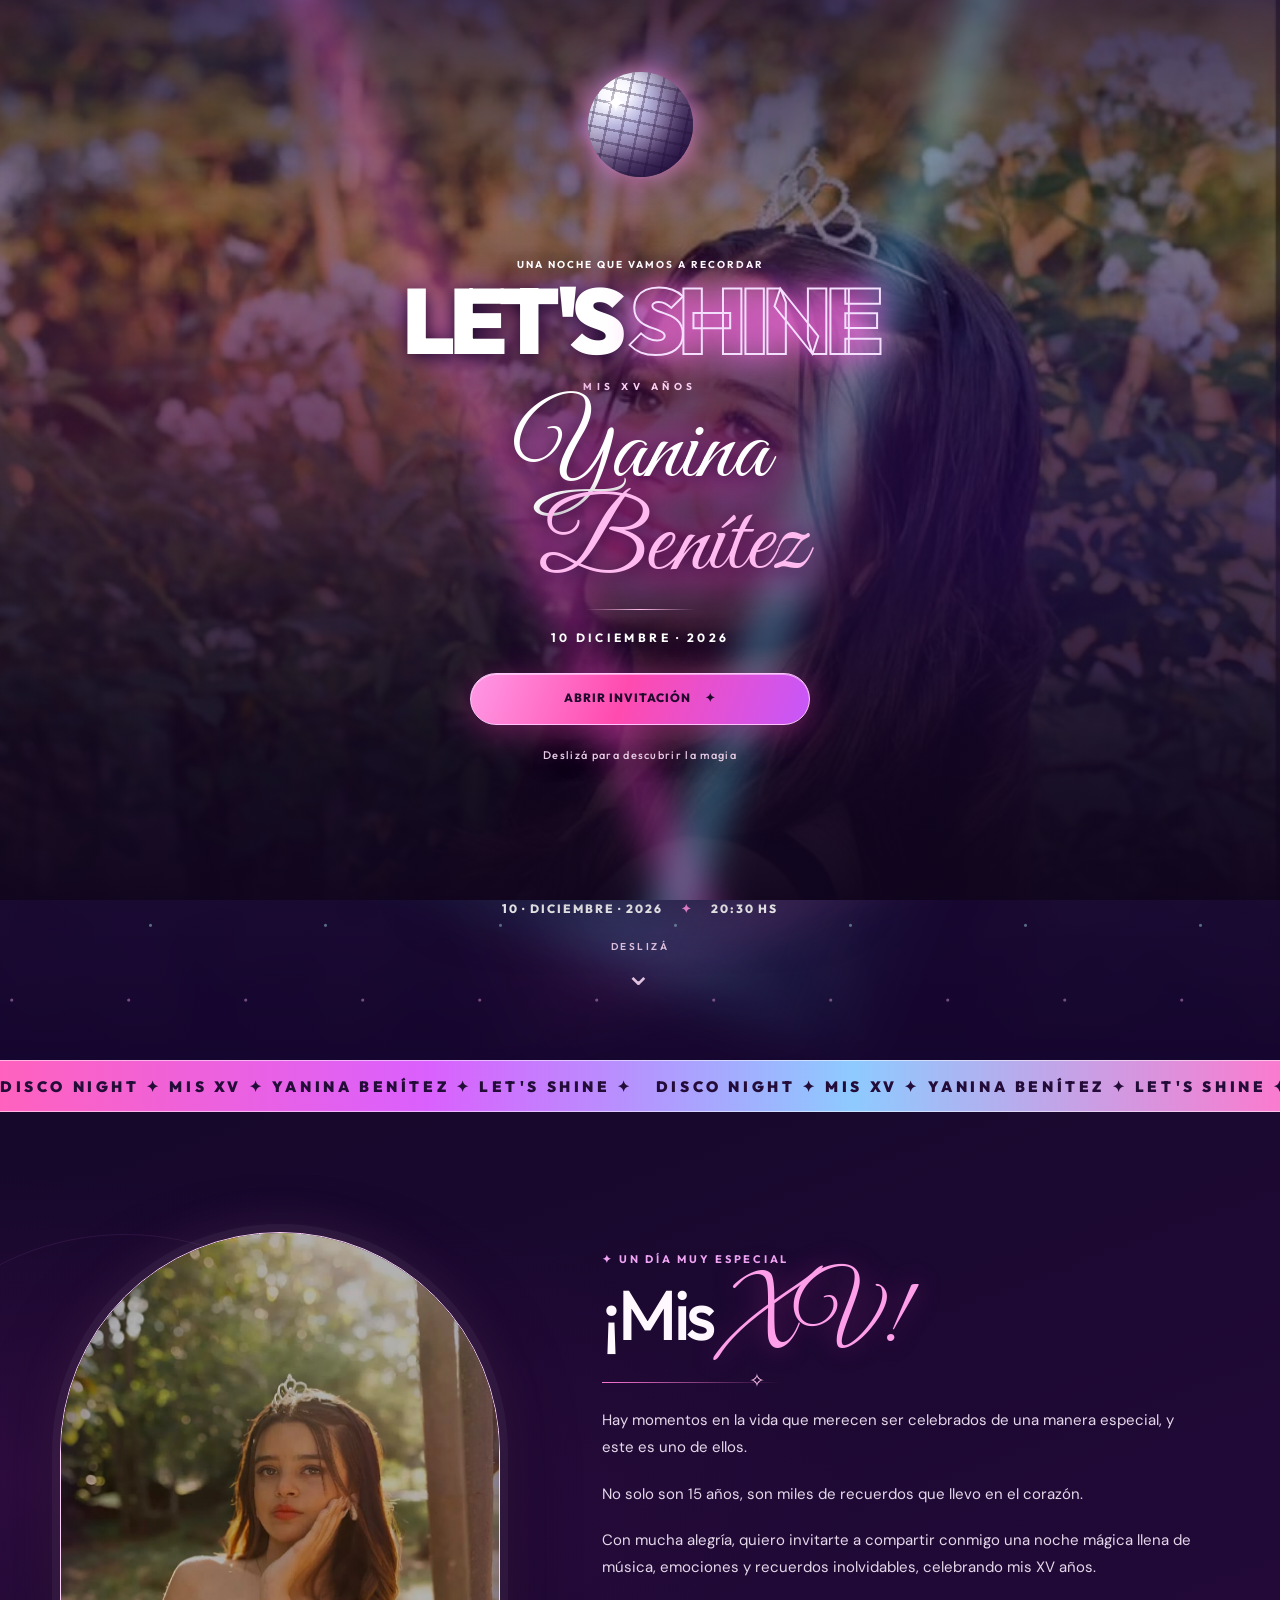
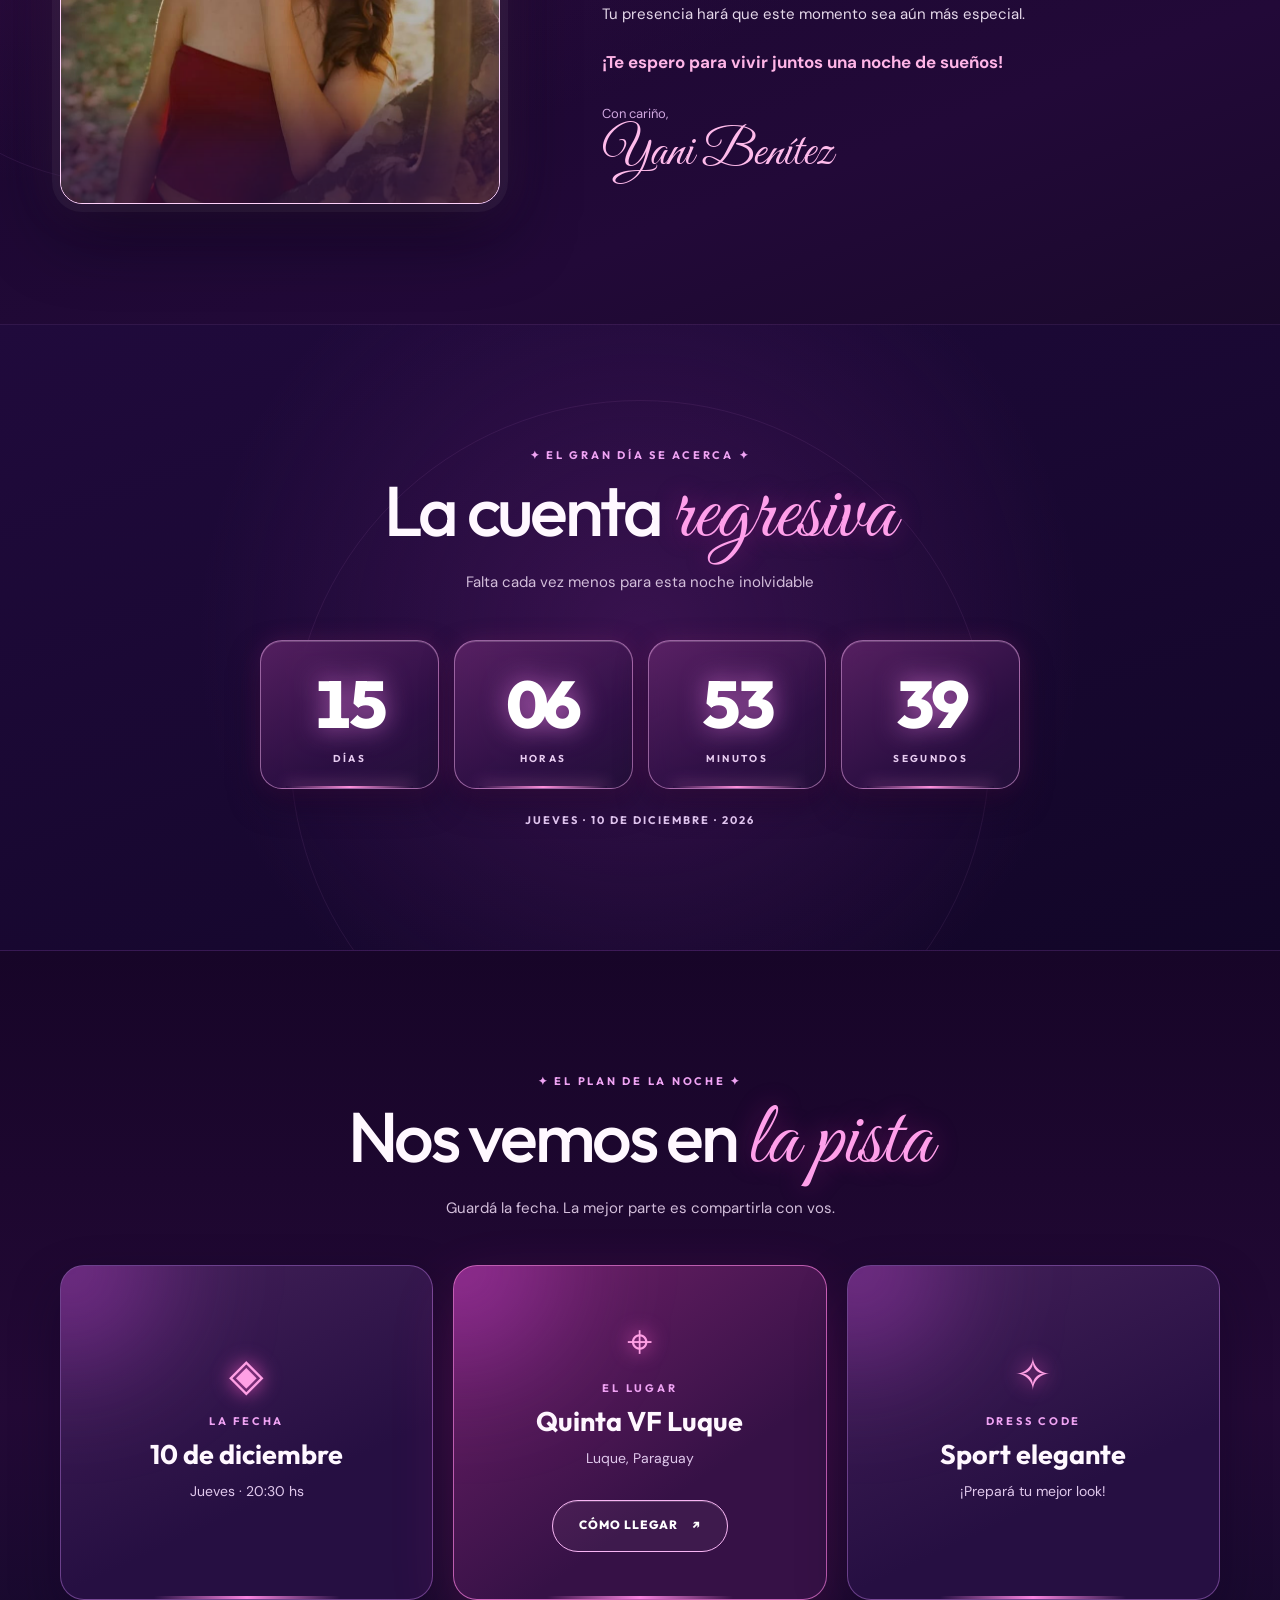
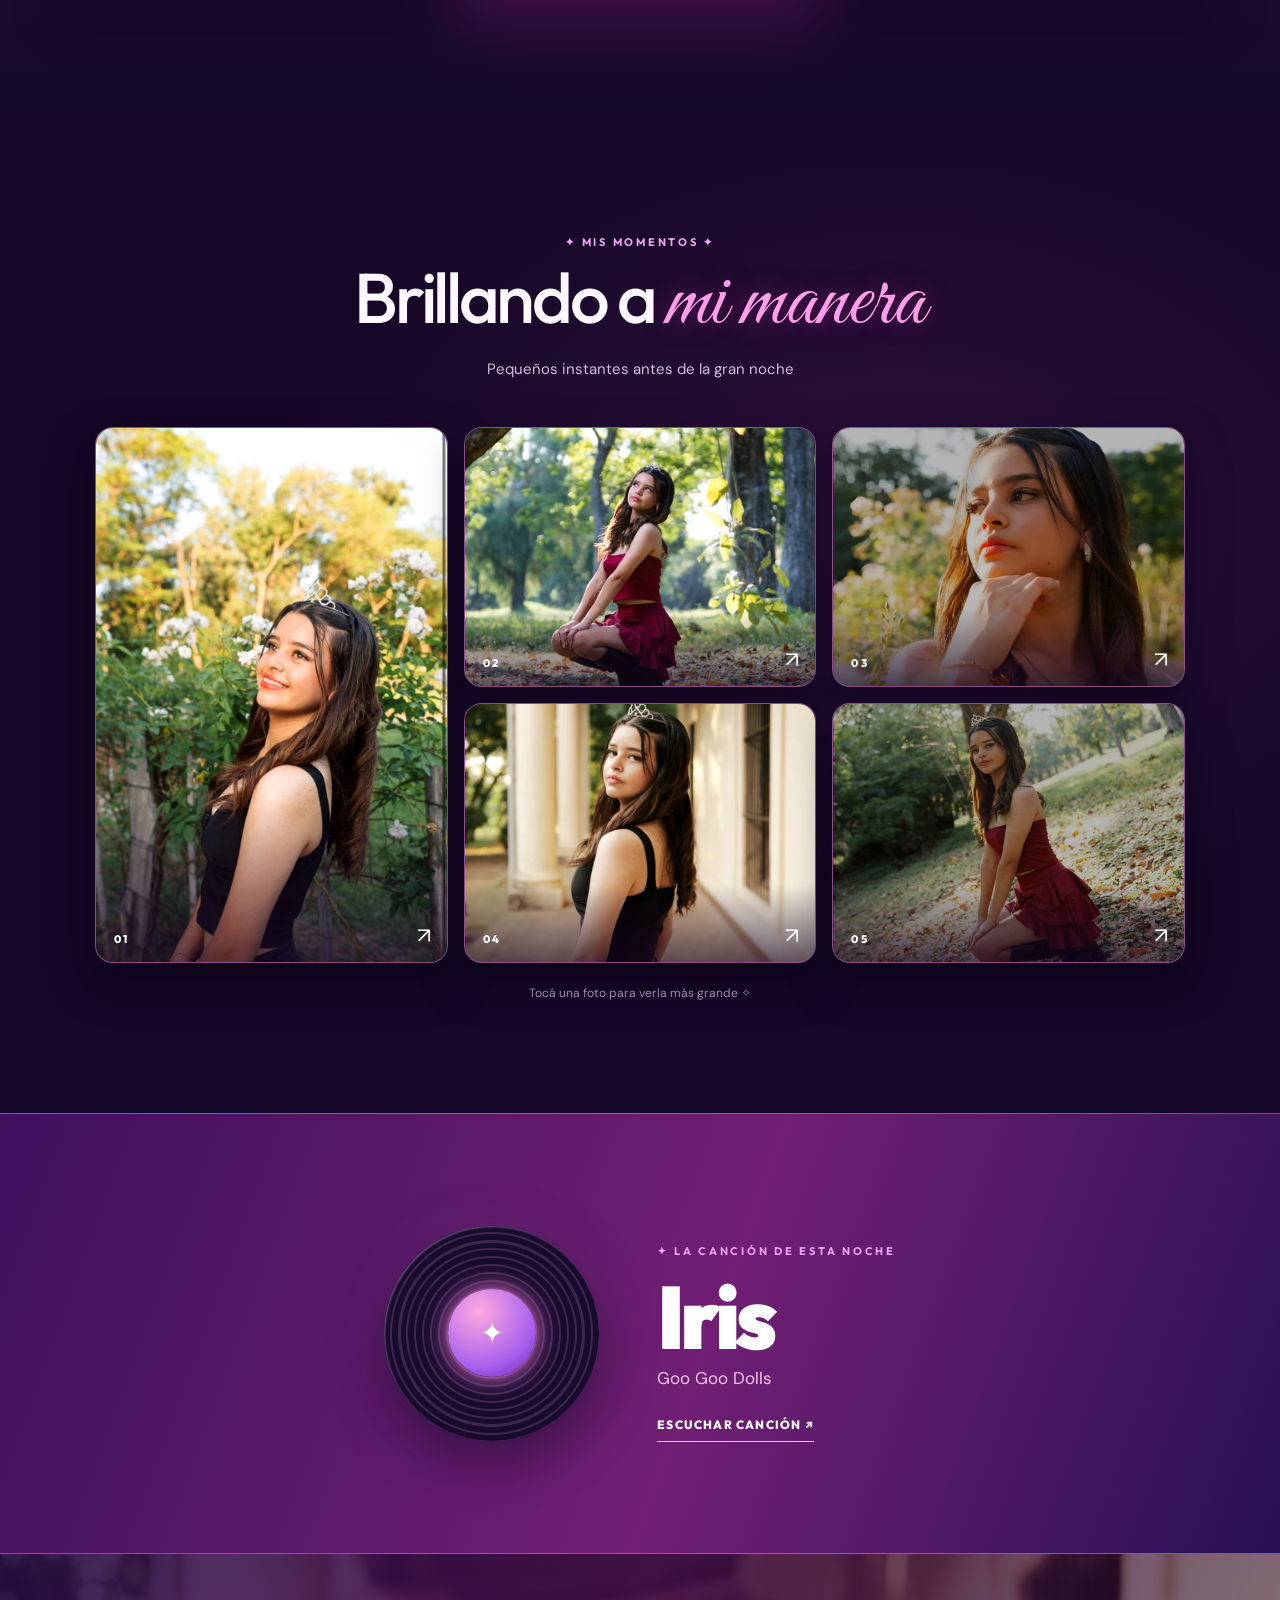
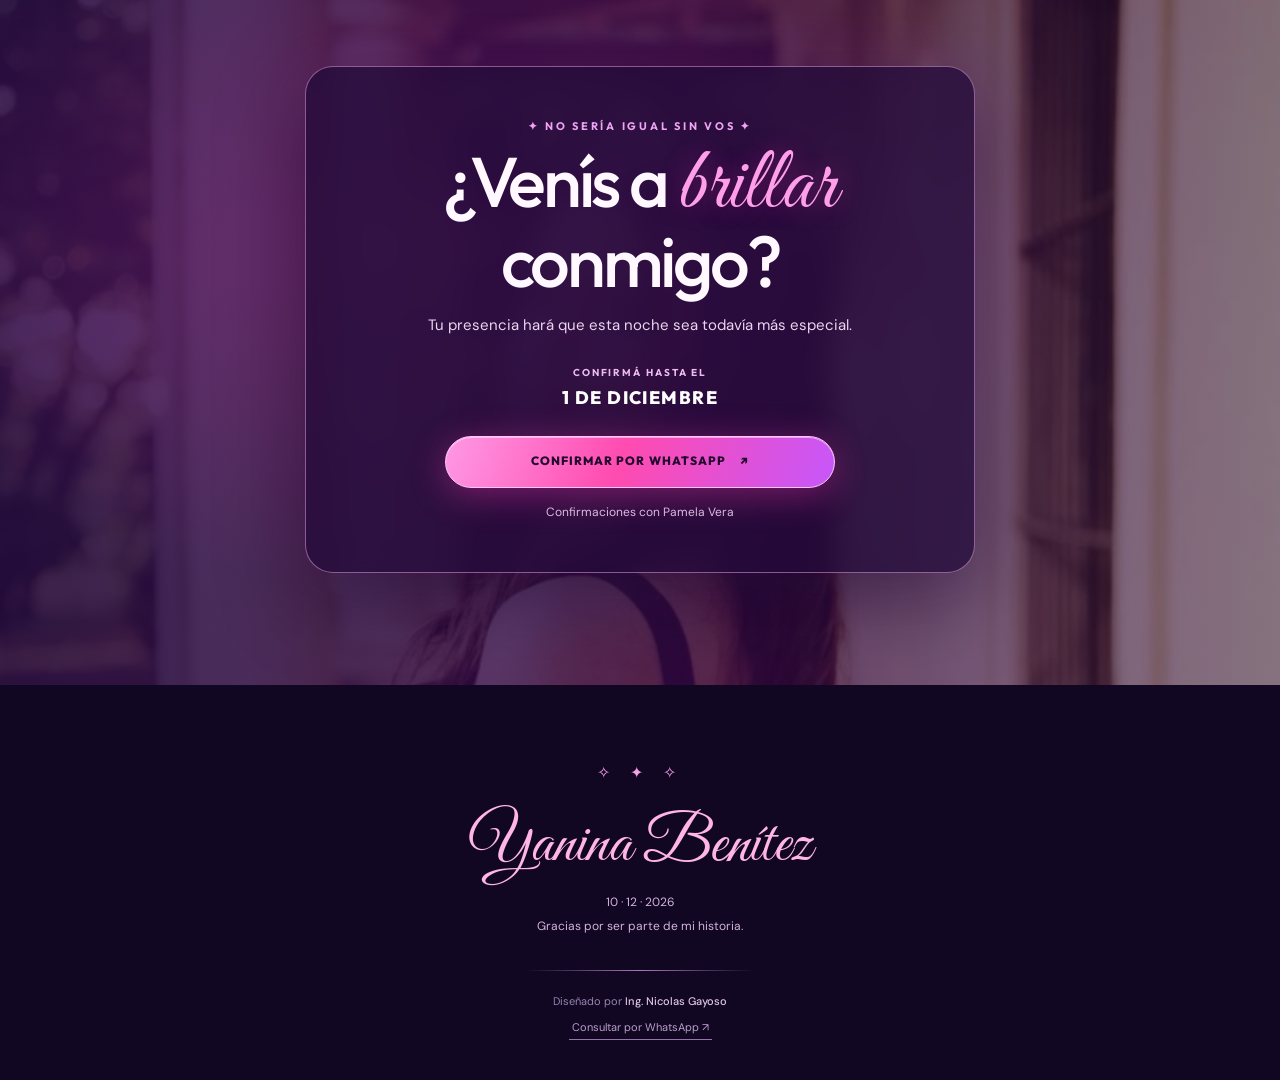
<file: mis-xv-yanina.html>
<!doctype html>
<html lang="es-PY">
<head>
  <meta charset="utf-8"><meta name="viewport" content="width=device-width,initial-scale=1">
  <meta name="theme-color" content="#1c073d"><meta name="description" content="Te invito a celebrar mis XV años. Yanina Benítez — 10 de diciembre de 2026.">
  <title>Mis XV Años | Yanina Benítez</title>
  <link rel="preconnect" href="https://fonts.googleapis.com">
  <link rel="preconnect" href="https://fonts.gstatic.com" crossorigin>
  <link href="https://fonts.googleapis.com/css2?family=DM+Sans:wght@400;500;600;700;800&family=Great+Vibes&family=Outfit:wght@300;400;500;600;700;800;900&display=swap" rel="stylesheet">
  <link rel="stylesheet" href="style.css">
</head>
<body>
  <div class="ambient" aria-hidden="true"><span></span><span></span><span></span><span></span></div>
  <div class="sparkle-layer" id="sparkleLayer" aria-hidden="true"></div>
  <audio id="bgMusic" preload="none" loop><source src="musica/iris.mp3" type="audio/mpeg"></audio>

  <div class="entry" id="entry" role="dialog" aria-modal="true" aria-label="Abrir invitación de Yanina">
    <div class="entry-portrait" aria-hidden="true"></div>
    <div class="entry-shade" aria-hidden="true"></div>
    <div class="entry-laser entry-laser-a" aria-hidden="true"></div>
    <div class="entry-laser entry-laser-b" aria-hidden="true"></div>
    <div class="disco-ball entry-ball" aria-hidden="true"></div>
    <div class="entry-content">
      <span class="eyebrow entry-top">UNA NOCHE QUE VAMOS A RECORDAR</span>
      <div class="entry-super">LET'S <span>SHINE</span></div>
      <span class="entry-overline">MIS XV AÑOS</span>
      <h1>Yanina <span>Benítez</span></h1>
      <div class="entry-line"></div>
      <p class="entry-date">10 DICIEMBRE · 2026</p>
      <button class="btn btn-shine entry-button" id="openInvite" type="button">ABRIR INVITACIÓN <span aria-hidden="true">✦</span></button>
      <p class="entry-tip">Deslizá para descubrir la magia</p>
    </div>
  </div>

  <header class="topbar" aria-label="Barra de navegación">
    <a href="#inicio" class="monogram" aria-label="Ir al inicio"><span>Y</span><i>✦</i><span>B</span></a>
    <span class="topbar-center">10.12.2026 <b>✦</b> MIS XV</span>
    <button class="music-toggle" id="musicButton" type="button" aria-label="Reproducir música"><span class="music-pulse" aria-hidden="true">♫</span><span id="musicLabel">MÚSICA</span></button>
  </header>

  <main id="mainContent">
    <section class="hero" id="inicio">
      <div class="hero-bg" aria-hidden="true"></div>
      <div class="hero-spotlight hero-spotlight-one" aria-hidden="true"></div>
      <div class="hero-spotlight hero-spotlight-two" aria-hidden="true"></div>
      <div class="hero-sheen" aria-hidden="true"></div>
      <div class="hero-content">
        <div class="hero-kicker reveal"><span></span> THE DISCO NIGHT <span></span></div>
        <div class="hero-title-wrap reveal">
          <p class="hero-mis">M I S &nbsp; X V &nbsp; A Ñ O S</p>
          <h2 class="hero-name">Yanina <em>Benítez</em></h2>
          <p class="hero-invite">UNA NOCHE PARA BRILLAR</p>
        </div>
        <div class="hero-portrait-wrap reveal">
          <div class="hero-halo" aria-hidden="true"></div>
          <div class="hero-photo"><img src="fotos/yanina6.jpg" alt="Yanina con tiara y vestido rojo sonriendo" fetchpriority="high"></div>
          <div class="disco-ball hero-ball" aria-hidden="true"></div>
          <span class="starlet starlet-a" aria-hidden="true">✦</span>
          <span class="starlet starlet-b" aria-hidden="true">✧</span>
          <div class="hero-number" aria-hidden="true">15</div>
        </div>
        <div class="hero-bottom reveal"><span>10 · DICIEMBRE · 2026</span><span class="hero-bottom-star">✦</span><span>20:30 HS</span></div>
        <a href="#mensaje" class="scroll-prompt" aria-label="Ver invitación completa"><span>DESLIZÁ</span><span class="scroll-chevron" aria-hidden="true">⌄</span></a>
      </div>
    </section>

    <div class="marquee" aria-label="Yanina, mis quince años, disco night">
      <div class="marquee-inner" aria-hidden="true">
        <span>DISCO NIGHT ✦ MIS XV ✦ YANINA BENÍTEZ ✦ LET'S SHINE ✦</span><span>DISCO NIGHT ✦ MIS XV ✦ YANINA BENÍTEZ ✦ LET'S SHINE ✦</span>
      </div>
    </div>

    <section class="message section" id="mensaje">
      <div class="message-orb" aria-hidden="true"></div>
      <div class="message-photo reveal"><img src="fotos/yanina3.jpg" alt="Retrato de Yanina con tiara" loading="lazy"><span class="message-photo-glimmer" aria-hidden="true"></span></div>
      <div class="message-copy reveal">
        <div class="kicker"><span class="tiny-star">✦</span> UN DÍA MUY ESPECIAL</div>
        <h2 class="section-heading">¡Mis <em>XV!</em></h2>
        <div class="section-divider" aria-hidden="true"><span>✧</span></div>
        <p>Hay momentos en la vida que merecen ser celebrados de una manera especial, y este es uno de ellos.</p>
        <p>No solo son 15 años, son miles de recuerdos que llevo en el corazón.</p>
        <p>Con mucha alegría, quiero invitarte a compartir conmigo una noche mágica llena de música, emociones y recuerdos inolvidables, celebrando mis XV años.</p>
        <p>Tu presencia hará que este momento sea aún más especial.</p>
        <p class="message-highlight">¡Te espero para vivir juntos una noche de sueños!</p>
        <div class="signature"><span>Con cariño,</span><strong>Yani Benítez</strong></div>
      </div>
    </section>

    <section class="countdown section" id="cuenta-regresiva">
      <div class="countdown-ring" aria-hidden="true"></div>
      <div class="section-title reveal"><p class="kicker">✦ EL GRAN DÍA SE ACERCA ✦</p><h2 class="section-heading">La cuenta <em>regresiva</em></h2><p>Falta cada vez menos para esta noche inolvidable</p></div>
      <div class="time-grid reveal" aria-label="Cuenta regresiva hasta el 10 de diciembre de 2026 a las 20:30">
        <div class="time-box"><strong id="days">00</strong><span>DÍAS</span></div>
        <div class="time-box"><strong id="hours">00</strong><span>HORAS</span></div>
        <div class="time-box"><strong id="minutes">00</strong><span>MINUTOS</span></div>
        <div class="time-box"><strong id="seconds">00</strong><span>SEGUNDOS</span></div>
      </div>
      <p id="countdownMsg" class="countdown-note reveal">JUEVES · 10 DE DICIEMBRE · 2026</p>
    </section>

    <section class="details section" id="detalles">
      <div class="section-title reveal"><p class="kicker">✦ EL PLAN DE LA NOCHE ✦</p><h2 class="section-heading">Nos vemos en <em>la pista</em></h2><p>Guardá la fecha. La mejor parte es compartirla con vos.</p></div>
      <div class="detail-grid">
        <article class="detail-card reveal"><div class="detail-symbol">◈</div><div class="kicker">LA FECHA</div><h3>10 de diciembre</h3><p>Jueves · 20:30 hs</p><span class="detail-stripe" aria-hidden="true"></span></article>
        <article class="detail-card main-detail reveal"><div class="detail-symbol">⌖</div><div class="kicker">EL LUGAR</div><h3>Quinta VF Luque</h3><p>Luque, Paraguay</p><a href="https://maps.google.com/?q=-25.255369,-57.479813" class="btn btn-outline" target="_blank" rel="noopener noreferrer">CÓMO LLEGAR <span aria-hidden="true">↗</span></a><span class="detail-stripe" aria-hidden="true"></span></article>
        <article class="detail-card reveal"><div class="detail-symbol">✧</div><div class="kicker">DRESS CODE</div><h3>Sport elegante</h3><p>¡Prepará tu mejor look!</p><span class="detail-stripe" aria-hidden="true"></span></article>
      </div>
    </section>

    <section class="gallery section" id="galeria">
      <div class="section-title reveal"><p class="kicker">✦ MIS MOMENTOS ✦</p><h2 class="section-heading">Brillando a <em>mi manera</em></h2><p>Pequeños instantes antes de la gran noche</p></div>
      <div class="photo-grid reveal" id="photoGrid">
        <button class="gallery-photo gallery-feature" type="button" aria-label="Ampliar foto 1"><img src="fotos/yanina7.jpg" loading="lazy" alt="Yanina sonriendo, con flores blancas detrás"><span class="photo-number">01</span><span class="photo-zoom" aria-hidden="true">↗</span></button>
        <button class="gallery-photo" type="button" aria-label="Ampliar foto 2"><img src="fotos/yanina1.jpg" loading="lazy" alt="Yanina sentada en un parque con vestido rojo"><span class="photo-number">02</span><span class="photo-zoom" aria-hidden="true">↗</span></button>
        <button class="gallery-photo" type="button" aria-label="Ampliar foto 3"><img src="fotos/yanina4.jpg" loading="lazy" alt="Retrato de Yanina al aire libre"><span class="photo-number">03</span><span class="photo-zoom" aria-hidden="true">↗</span></button>
        <button class="gallery-photo" type="button" aria-label="Ampliar foto 4"><img src="fotos/yanina8.jpg" loading="lazy" alt="Yanina con vestido negro en galería de columnas"><span class="photo-number">04</span><span class="photo-zoom" aria-hidden="true">↗</span></button>
        <button class="gallery-photo" type="button" aria-label="Ampliar foto 5"><img src="fotos/yanina5.jpg" loading="lazy" alt="Yanina con vestido rojo y tiara en el parque"><span class="photo-number">05</span><span class="photo-zoom" aria-hidden="true">↗</span></button>
      </div>
      <p class="gallery-caption">Tocá una foto para verla más grande <span aria-hidden="true">✧</span></p>
    </section>

    <section class="soundtrack section" aria-label="Canción elegida">
      <div class="record" aria-hidden="true"><div class="record-center">✦</div></div>
      <div class="soundtrack-text"><p class="kicker">✦ LA CANCIÓN DE ESTA NOCHE</p><h2>Iris</h2><p>Goo Goo Dolls</p><a class="youtube-link" href="https://youtu.be/NdYWuo9OFAw?si=Uuc1GHZoxFDcLdeI" target="_blank" rel="noopener noreferrer">ESCUCHAR CANCIÓN <span aria-hidden="true">↗</span></a></div>
    </section>

    <section class="rsvp section" id="confirmacion">
      <div class="rsvp-image" aria-hidden="true"></div>
      <div class="rsvp-panel reveal"><div class="kicker">✦ NO SERÍA IGUAL SIN VOS ✦</div><h2 class="section-heading">¿Venís a <em>brillar</em> conmigo?</h2><p>Tu presencia hará que esta noche sea todavía más especial.</p><span class="rsvp-deadline">CONFIRMÁ HASTA EL <strong>1 DE DICIEMBRE</strong></span><a class="btn btn-shine rsvp-button" href="https://wa.me/595986968064?text=Hola%20Pamela%2C%20quiero%20confirmar%20mi%20asistencia%20a%20los%20XV%20de%20Yanina%20Ben%C3%ADtez." target="_blank" rel="noopener noreferrer">CONFIRMAR POR WHATSAPP <span aria-hidden="true">↗</span></a><small>Confirmaciones con Pamela Vera</small></div>
    </section>
  </main>

  <footer class="footer"><span class="footer-sparks" aria-hidden="true">✧ ✦ ✧</span><span class="footer-script">Yanina Benítez</span><p>10 · 12 · 2026</p><p>Gracias por ser parte de mi historia.</p><div class="footer-divider"></div><span class="footer-credit">Diseñado por <strong>Ing. Nicolas Gayoso</strong></span><a class="footer-link" href="https://wa.me/595992214025?text=Hola%2C%20vi%20la%20invitaci%C3%B3n%20digital%20de%20Yanina%20y%20me%20gustar%C3%ADa%20consultar%20por%20una%20para%20mi%20evento." target="_blank" rel="noopener noreferrer">Consultar por WhatsApp ↗</a></footer>

  <dialog class="lightbox" id="lightbox" aria-label="Fotografía ampliada de Yanina"><button type="button" id="closeLightbox" class="lightbox-close" aria-label="Cerrar imagen">×</button><button type="button" class="lightbox-nav lightbox-prev" id="prevPhoto" aria-label="Foto anterior">‹</button><img id="lightboxImage" src="fotos/yanina7.jpg" alt="Yanina Benítez"><button type="button" class="lightbox-nav lightbox-next" id="nextPhoto" aria-label="Foto siguiente">›</button><p class="lightbox-counter" id="lightboxCounter"></p></dialog>

  <script src="script.js" defer></script>
</body>
</html>
</file>
<file: style.css>
/* Yanina Benítez · Disco Night · Edición v2.0 */
:root{--night:#100426;--night2:#1b0737;--purple:#7e2bf7;--magenta:#ff3caa;--hotpink:#ff62cd;--cyan:#4ef2ff;--silver:#e9e9ff;--white:#fff8ff;--muted:#cab6de;--stroke:rgba(246,191,255,.25)}
*{box-sizing:border-box}html{scroll-behavior:smooth}body{margin:0;background:var(--night);color:var(--white);font-family:'DM Sans',sans-serif;overflow-x:hidden}body:not(.opened){overflow:hidden}button,a{-webkit-tap-highlight-color:transparent}button{font:inherit}a{color:inherit}button:focus-visible,a:focus-visible{outline:3px solid var(--cyan);outline-offset:4px}::selection{background:#fb5dcd;color:#23032e}img{display:block;max-width:100%}
.ambient{position:fixed;inset:0;overflow:hidden;z-index:-1;pointer-events:none;background:radial-gradient(ellipse at 80% 0%,#461566a9,transparent 48%),radial-gradient(ellipse at 0 60%,#4d166d7d,transparent 46%),#100426}.ambient span{position:absolute;width:48vmax;height:48vmax;border-radius:50%;filter:blur(70px);opacity:.22;animation:ambientShift 19s ease-in-out infinite alternate}.ambient span:nth-child(1){background:#d02cfc;left:-25%;top:-10%}.ambient span:nth-child(2){background:#30d9ff;right:-35%;top:25%;animation-delay:-5s}.ambient span:nth-child(3){background:#ff249e;left:-20%;bottom:-30%;animation-delay:-8s}.ambient span:nth-child(4){background:#7529ff;right:-10%;bottom:-30%;animation-delay:-12s}@keyframes ambientShift{50%{transform:translate(10%,12%) scale(1.1)}to{transform:translate(-4%,8%) scale(.9)}}
.sparkle-layer{position:fixed;inset:0;z-index:1;pointer-events:none;overflow:hidden}.sparkle-dot{position:absolute;display:block;color:#fff;opacity:.0;filter:drop-shadow(0 0 7px #ff83e9);font-size:12px;animation:sparkleFloat var(--time,6s) ease-in-out var(--delay,0s) infinite}@keyframes sparkleFloat{0%,100%{opacity:0;transform:translateY(10px) scale(.4)}50%{opacity:.7;transform:translateY(-14px) scale(1)}}
.kicker,.eyebrow{font-family:'Outfit',sans-serif;letter-spacing:.25em;font-size:11px;font-weight:700;color:#efa3f3;text-transform:uppercase}.section{position:relative;padding:112px max(24px,calc((100vw - 1160px)/2));overflow:hidden}.section-title{text-align:center;max-width:700px;margin:0 auto 45px}.section-title p:last-child{color:#d3bedb;font-size:15px;line-height:1.65}.section-heading{font:500 clamp(42px,5.5vw,74px)/1.03 'Outfit',sans-serif;letter-spacing:-.047em;margin:12px 0 16px}.section-heading em{font-family:'Great Vibes',cursive;color:#ff9fea;font-size:1.25em;line-height:.85;font-weight:400;font-style:normal;letter-spacing:0;text-shadow:0 0 26px #e936b45c}.btn{display:inline-flex;align-items:center;justify-content:center;gap:14px;text-decoration:none;min-height:52px;padding:14px 26px;border-radius:999px;font:800 12px/1.4 'Outfit',sans-serif;letter-spacing:.085em;cursor:pointer;transition:transform .22s ease,box-shadow .22s ease,color .22s}.btn:hover{transform:translateY(-3px)}.btn-shine{border:1px solid #ffc4fb;background:linear-gradient(110deg,#ff99e5 0%,#ff4baf 45%,#c657fa 100%);color:#21082d;box-shadow:0 7px 35px #ff3bb260,inset 0 1px 0 #fff7;position:relative;overflow:hidden}.btn-shine:after{content:'';position:absolute;top:-65%;left:-50%;height:230%;width:30%;transform:skewX(-20deg);background:#fff8;animation:buttonShine 4.5s ease-in-out infinite}@keyframes buttonShine{0%,52%{left:-60%}72%,100%{left:140%}}.btn-outline{color:#fff;border:1px solid #f8b5f4;background:#ffffff0a;box-shadow:inset 0 1px 0 #ffffff2b}.btn-outline:hover{background:#f75eb629;box-shadow:0 0 26px #e84bab2c}
.topbar{position:absolute;top:0;left:0;width:100%;padding:22px clamp(20px,4vw,68px);display:flex;align-items:center;justify-content:space-between;z-index:7}.monogram{text-decoration:none;font:800 19px 'Outfit',sans-serif;letter-spacing:.03em;color:#fff}.monogram i{font-size:9px;color:#ff6acf;font-style:normal;margin:0 2px}.topbar-center{font:700 10px 'Outfit',sans-serif;letter-spacing:.25em;color:#fff8;text-shadow:0 0 16px #ea61ff}.topbar-center b{color:#f8b0f0;padding:0 10px}.music-toggle{border:1px solid #ffacf082;border-radius:50px;padding:10px 16px;background:#260c3dcf;color:#fff;display:flex;gap:10px;align-items:center;cursor:pointer;backdrop-filter:blur(10px);font:700 10px 'Outfit',sans-serif;letter-spacing:.09em}.music-pulse{font-size:15px;color:#ff9ed9}.music-toggle.playing .music-pulse{animation:musicBeat .8s infinite alternate}@keyframes musicBeat{to{transform:scale(1.35)}}
.entry{position:fixed;z-index:30;inset:0;display:flex;justify-content:center;align-items:center;text-align:center;background:#140322;overflow:hidden;transition:opacity .75s,visibility .75s}.opened .entry{opacity:0;visibility:hidden;pointer-events:none}.entry-portrait{position:absolute;inset:0;background:url('fotos/yanina7.jpg') center 38% /cover no-repeat;filter:brightness(.63) saturate(1.2);transform:scale(1.025)}.entry-shade{position:absolute;inset:0;background:linear-gradient(180deg,#1a0738b3 0%,#1c073e3a 25%,#19062b88 55%,#10051ef9 100%),radial-gradient(ellipse at 20% 45%,#fb24904a,transparent 50%),radial-gradient(ellipse at 80% 60%,#4d19e65b,transparent 50%)}.entry-laser{position:absolute;top:-20%;width:80px;height:140%;mix-blend-mode:screen;filter:blur(14px);opacity:.37;transform-origin:top}.entry-laser-a{left:15%;transform:rotate(-23deg);background:linear-gradient(90deg,transparent,#fe40c9,transparent);animation:laserDanceA 8s ease-in-out infinite alternate}.entry-laser-b{right:15%;transform:rotate(19deg);background:linear-gradient(90deg,transparent,#55e1ff,transparent);animation:laserDanceB 9s ease-in-out infinite alternate}@keyframes laserDanceA{to{transform:rotate(9deg)}}@keyframes laserDanceB{to{transform:rotate(-12deg)}}.entry-content{position:relative;z-index:2;padding:28px 20px 32px;display:flex;flex-direction:column;align-items:center;width:min(100%,580px);margin-top:15vh;text-shadow:0 4px 20px #0b001d}.entry-top{font-size:10px;color:#fff;letter-spacing:.2em;margin:0 0 8px}.entry-super{font:900 clamp(47px,11vw,92px)/.9 'Outfit',sans-serif;letter-spacing:-.075em;color:#fff;-webkit-text-stroke:0;filter:drop-shadow(0 0 12px #ca4acc8f)}.entry-super span{color:transparent;-webkit-text-stroke:2px #f4dfff;text-shadow:0 0 30px #ff71e5ba}.entry-overline{font:700 10px 'Outfit',sans-serif;letter-spacing:.45em;color:#fad2f2;margin:18px 0 3px}.entry h1{font:400 clamp(57px,11vw,101px)/.91 'Great Vibes',cursive;margin:12px 0 7px;color:#fff;filter:drop-shadow(0 4px 18px #e038bd)}.entry h1 span{display:block;color:#ffbbef;margin-left:65px}.entry-line{width:110px;height:1px;background:linear-gradient(90deg,transparent,#ffbdea,transparent);margin:10px 0 0}.entry-date{font:700 12px 'Outfit',sans-serif;letter-spacing:.28em;color:#fff;margin:20px 0 28px}.entry-button{width:min(340px,85vw)}.entry-tip{font:500 11px 'Outfit',sans-serif;letter-spacing:.12em;color:#e8d0e7;margin-top:23px}.disco-ball{border-radius:50%;position:absolute;box-shadow:0 0 25px #ff9ff2b6,0 0 80px #a64fff82,inset -20px -17px 27px #281039a8,inset 12px 12px 18px #fff6;background:radial-gradient(circle at 26% 18%,#fff 0%,#f4f4ff 13%,#b7b4dd 31%,#8a78a6 55%,#271b57 83%);overflow:hidden;animation:discoRock 7s ease-in-out infinite alternate}.disco-ball:before{content:'';position:absolute;inset:0;background:repeating-linear-gradient(0deg,transparent 0 9px,#2010357d 9px 11px),repeating-linear-gradient(90deg,transparent 0 11px,#220b387b 11px 13px);transform:scale(1.2) rotate(12deg);opacity:.65}.disco-ball:after{content:'✦';position:absolute;color:#fff;top:13%;left:16%;font-size:26px;text-shadow:0 0 15px #fff}.entry-ball{height:105px;width:105px;top:8%;left:calc(50% - 52px)}.entry-ball:before{background-size:100% 100%}@keyframes discoRock{to{transform:rotate(13deg) translateY(8px)}}
.hero{position:relative;min-height:100svh;display:flex;justify-content:center;align-items:center;overflow:hidden;padding:90px 16px 65px;isolation:isolate;background:linear-gradient(180deg,#170835 0%,#241047 55%,#170731 100%)}.hero-bg{position:absolute;inset:-2%;z-index:-4;background:linear-gradient(180deg,#18052f9c 0%,#17052aaa 50%,#1b063c 100%),url('fotos/yanina7.jpg') center 32% /cover no-repeat;filter:blur(12px) brightness(.75);opacity:.43}.hero:before{content:'';position:absolute;inset:0;z-index:-2;background:radial-gradient(ellipse at 30% 23%,#b8229f50,transparent 42%),radial-gradient(ellipse at 80% 50%,#4828bf71,transparent 49%);pointer-events:none}.hero-spotlight{position:absolute;top:-30%;width:45vw;min-width:200px;height:130%;background:linear-gradient(90deg,transparent,#fa54c42b,transparent);transform-origin:top;filter:blur(22px);pointer-events:none;z-index:-1}.hero-spotlight-one{left:-7%;transform:rotate(-25deg);animation:laserDanceA 8s alternate infinite}.hero-spotlight-two{right:-10%;background:linear-gradient(90deg,transparent,#4acbf533,transparent);transform:rotate(22deg);animation:laserDanceB 10s alternate infinite}.hero-sheen{position:absolute;inset:0;opacity:.4;pointer-events:none;z-index:-1;background:radial-gradient(circle at 10% 30%,#ffb2f8 1px,transparent 2px),radial-gradient(circle at 86% 65%,#b6fbff 1px,transparent 2px);background-size:117px 137px,175px 199px}.hero-content{position:relative;display:flex;flex-direction:column;align-items:center;text-align:center;max-width:920px;width:100%}.hero-kicker{display:flex;align-items:center;gap:16px;font:800 10px 'Outfit',sans-serif;letter-spacing:.4em;color:#ffc5ef;margin:12px 0 10px}.hero-kicker span{width:28px;height:1px;background:#ed9bdb}.hero-title-wrap{z-index:3}.hero-mis{font:700 11px 'Outfit',sans-serif;letter-spacing:.55em;margin:10px 0 5px;color:#e8d6f1}.hero-name{font:400 clamp(68px,10vw,122px)/.89 'Great Vibes',cursive;color:#fff;margin:0;text-shadow:0 7px 24px #d830c56a}.hero-name em{font-style:normal;color:#ffb8ed;display:block;margin-left:65px}.hero-invite{font:700 11px 'Outfit',sans-serif;letter-spacing:.35em;color:#fff3;margin:15px 0 30px;color:#f5def9}.hero-portrait-wrap{position:relative;width:min(345px,66vw);height:min(420px,46vh);margin:0 auto 0;z-index:2}.hero-halo{position:absolute;inset:-18px;background:conic-gradient(from 0deg,#fb70e3,#7d69ff,#68f4ff,#d171fb,#fb70e3);filter:blur(18px);opacity:.58;animation:haloSpin 15s linear infinite}@keyframes haloSpin{to{transform:rotate(360deg)}}.hero-photo{position:absolute;inset:0;border:4px solid #ffe3fb;outline:2px solid #c77aff7a;outline-offset:5px;border-radius:190px 190px 15px 15px;overflow:hidden;box-shadow:0 28px 85px #090315c7,0 0 35px #ff82f36e}.hero-photo img{width:100%;height:100%;object-fit:cover;object-position:center 38%;filter:saturate(1.1) contrast(1.06)}.hero-ball{width:92px;height:92px;top:-26px;right:-68px;z-index:3}.starlet{position:absolute;z-index:3;font-size:34px;color:#fff;text-shadow:0 0 14px #ff9fed,0 0 25px #ff3da4;animation:starGlimmer 3s ease-in-out infinite}.starlet-a{left:-55px;top:26%}.starlet-b{right:-44px;bottom:29%;animation-delay:1s;font-size:48px}@keyframes starGlimmer{50%{transform:scale(.7) rotate(20deg);opacity:.35}}.hero-number{position:absolute;bottom:-34px;right:-75px;font:900 clamp(91px,15vw,160px)/1 'Outfit',sans-serif;letter-spacing:-.12em;background:linear-gradient(155deg,#fff 10%,#d2d3ff 35%,#fc91fa 57%,#8be5ff 78%,#fff 98%);color:transparent;background-clip:text;-webkit-background-clip:text;filter:drop-shadow(0 6px 10px #290d60);z-index:4}.hero-bottom{display:flex;justify-content:center;align-items:center;gap:18px;margin:57px 0 23px;font:800 12px 'Outfit',sans-serif;letter-spacing:.16em;color:#fff}.hero-bottom-star{color:#ff92e2}.scroll-prompt{display:flex;flex-direction:column;gap:0;align-items:center;text-decoration:none;opacity:.85;color:#ffdefa;font:600 10px 'Outfit',sans-serif;letter-spacing:.25em;margin:1px 0 0}.scroll-chevron{font:32px 'DM Sans',sans-serif;animation:scrollDown 1.5s ease-in-out infinite}@keyframes scrollDown{50%{transform:translateY(7px)}}
.marquee{position:relative;overflow:hidden;background:linear-gradient(90deg,#ff62be,#da60fd,#8ecaff,#fa7bcf);height:52px;color:#240c39;display:flex;align-items:center;border-top:1px solid #fff8;border-bottom:1px solid #fff8}.marquee-inner{display:flex;white-space:nowrap;width:max-content;animation:marqueeMove 28s linear infinite}.marquee-inner span{font:900 15px 'Outfit',sans-serif;letter-spacing:.24em;padding-right:22px}@keyframes marqueeMove{to{transform:translateX(-50%)}}
.message{display:grid;grid-template-columns:minmax(0,440px) minmax(0,1fr);gap:clamp(45px,8vw,116px);align-items:center;background:radial-gradient(ellipse at 0 45%,#52135b5c,transparent 48%),linear-gradient(160deg,#15082a,#220938 75%,#1a092c);padding-block:120px}.message-orb{position:absolute;width:550px;height:550px;border:1px solid #e98ffa16;border-radius:50%;left:-150px;top:15%;pointer-events:none}.message-photo{position:relative;width:100%;aspect-ratio:4/5.2;border-radius:220px 220px 22px 22px;border:1px solid #ffd2fb;box-shadow:0 0 0 8px #ffffff0b,0 24px 70px #070014a8,0 0 50px #ff8fd52a}.message-photo img{width:100%;height:100%;object-fit:cover;object-position:center top;border-radius:inherit}.message-photo-glimmer{position:absolute;inset:0;border-radius:inherit;box-shadow:inset 0 -85px 60px #290d45a9;pointer-events:none}.message-copy{max-width:590px}.message-copy .section-heading{margin:12px 0 10px}.section-divider{height:1px;width:180px;margin:24px 0;background:linear-gradient(90deg,#fa75d3,transparent);position:relative}.section-divider span{position:absolute;top:-14px;right:17px;color:#ffc5ec;font-size:19px}.message-copy>p{color:#e5d8ea;line-height:1.82;font-size:15px;margin:0 0 19px}.message-copy .message-highlight{font-weight:700;color:#ffb5e7;font-size:17px}.signature{display:flex;flex-direction:column;gap:0;margin-top:27px;color:#d1a8e0;font-size:13px}.signature strong{font:400 49px 'Great Vibes',cursive;color:#ffbbeb}
.countdown{text-align:center;padding-block:112px;background:radial-gradient(circle at 50% 50%,#5d1d6f77,transparent 62%),linear-gradient(160deg,#200a3c,#120628);border-block:1px solid #c36bdf26}.countdown-ring{position:absolute;left:50%;top:12%;transform:translateX(-50%);width:min(700px,90vw);aspect-ratio:1;border:1px solid #fc9bf413;border-radius:50%;pointer-events:none}.time-grid{display:grid;grid-template-columns:repeat(4,minmax(0,1fr));gap:15px;max-width:760px;margin:42px auto 20px}.time-box{padding:30px 7px 23px;border-radius:22px;border:1px solid #f7aff285;background:linear-gradient(150deg,#66276dbd,#311147b0 65%,#24103a);box-shadow:inset 0 1px #ffffff2d,0 14px 30px #15022280,0 0 25px #ff55be26;backdrop-filter:blur(10px);position:relative;overflow:hidden}.time-box:after{position:absolute;content:'';left:14%;right:14%;height:2px;bottom:0;background:linear-gradient(90deg,transparent,#ff90dc,transparent);box-shadow:0 0 16px #ff92dd}.time-box strong{display:block;font:800 clamp(32px,5.7vw,66px)/1 'Outfit',sans-serif;letter-spacing:-.06em;color:#fff;filter:drop-shadow(0 0 13px #e57fe2b1);font-variant-numeric:tabular-nums}.time-box span{display:block;font:700 10px 'Outfit',sans-serif;letter-spacing:.23em;color:#e8cdf1;margin-top:15px}.countdown-note{font:700 11px 'Outfit',sans-serif;letter-spacing:.18em;color:#dec2ed;margin-top:24px}
.details{background:linear-gradient(180deg,#170528,#230936 60%,#140a2b)}.detail-grid{display:grid;grid-template-columns:repeat(3,minmax(0,1fr));gap:20px}.detail-card{min-height:335px;background:linear-gradient(155deg,#442159,#260f42 65%);border:1px solid #a86ccb88;border-radius:24px;text-align:center;padding:40px 22px 35px;position:relative;overflow:hidden;display:flex;flex-direction:column;align-items:center;justify-content:center;box-shadow:0 22px 48px #0d04205e}.detail-card:before{content:'';position:absolute;width:180px;height:180px;left:-80px;top:-85px;border-radius:50%;background:#db49ec5c;filter:blur(60px)}.main-detail{background:linear-gradient(145deg,#702169,#361146 65%);border-color:#ff83e4aa;box-shadow:0 25px 65px #ff31a629}.detail-symbol{font-size:45px;line-height:1;color:#ffa1e5;text-shadow:0 0 20px #ff5dc8;margin-bottom:17px}.detail-card h3{font:700 27px/1.1 'Outfit',sans-serif;margin:12px 0}.detail-card>p{font-size:14px;color:#e1c9ed;margin:0 0 18px}.detail-card .btn{margin-top:15px}.detail-stripe{position:absolute;bottom:0;left:25%;right:25%;height:3px;background:linear-gradient(90deg,transparent,#fb84e0,transparent)}
.gallery{background:radial-gradient(ellipse at 70% 40%,#812c7d36,transparent 50%),#150727}.photo-grid{max-width:1090px;margin:auto;display:grid;grid-template-columns:repeat(3,minmax(0,1fr));grid-template-rows:repeat(2,260px);gap:16px}.gallery-photo{padding:0;margin:0;display:block;position:relative;overflow:hidden;background:#220c38;border-radius:18px;border:1px solid #ff9ce478;box-shadow:0 18px 40px #06000f80;cursor:pointer;min-width:0;min-height:0}.gallery-feature{grid-row:span 2}.gallery-photo img{width:100%;height:100%;object-fit:cover;transition:transform .6s ease,filter .6s ease;filter:contrast(1.04) saturate(1.09)}.gallery-photo:hover img,.gallery-photo:focus-visible img{transform:scale(1.065);filter:contrast(1.09) saturate(1.18)}.gallery-photo:after{content:'';position:absolute;inset:0;background:linear-gradient(180deg,transparent 70%,#170521a8);pointer-events:none}.photo-number{position:absolute;left:18px;bottom:16px;z-index:2;font:800 11px 'Outfit',sans-serif;letter-spacing:.2em;color:#fff}.photo-zoom{position:absolute;right:16px;bottom:12px;z-index:2;font-size:22px;color:#fff}.gallery-caption{text-align:center;color:#be9bcb;font-size:12px;margin:22px 0 0}
.soundtrack{display:flex;justify-content:center;align-items:center;gap:58px;min-height:330px;background:linear-gradient(110deg,#3e115f,#701f73 55%,#281056);border-block:1px solid #ff9fef69}.record{width:215px;height:215px;flex:none;border-radius:50%;position:relative;background:repeating-radial-gradient(circle at center,#180b2d 0 3px,#3e264f 4px 5px,#180b2d 6px 8px),conic-gradient(#1e0c35,#47235c,#140525);box-shadow:0 15px 50px #0a031ca6,0 0 45px #ee71df30,inset 1px 1px 2px #fff5;display:grid;place-items:center;animation:recordSpin 22s linear infinite}.record:before{content:'';position:absolute;inset:16px;border:1px solid #ffffff23;border-radius:50%}.record-center{width:88px;height:88px;border-radius:50%;background:radial-gradient(circle at 35% 25%,#ffaadf,#a65fee 65%,#6721a4);color:#fff;font-size:29px;display:grid;place-items:center;box-shadow:0 0 25px #ff83e8}@keyframes recordSpin{to{transform:rotate(360deg)}}.soundtrack-text h2{font:900 clamp(52px,7vw,88px)/1 'Outfit',sans-serif;margin:15px 0 6px;color:#fff;letter-spacing:-.055em}.soundtrack-text>p:not(.kicker){font-size:17px;color:#f7c5e8;margin:0 0 24px}.youtube-link{font:800 12px 'Outfit',sans-serif;letter-spacing:.1em;color:#fff;text-decoration:none;border-bottom:1px solid #ffb9e8;padding-bottom:9px}.youtube-link:hover{color:#ffb9e8}
.rsvp{min-height:650px;display:flex;align-items:center;justify-content:center;background:#280b43;isolation:isolate}.rsvp-image{position:absolute;inset:0;z-index:-2;background:linear-gradient(90deg,#230a3ce0 0%,#340947c2 54%,#23072885 100%),url('fotos/yanina8.jpg') right 32% /cover no-repeat;filter:saturate(1.1)}.rsvp:before{position:absolute;content:'';inset:0;z-index:-1;background:radial-gradient(ellipse at 35% 40%,#dc35b63d,transparent 55%)}.rsvp-panel{max-width:670px;padding:52px 50px;text-align:center;border:1px solid #fbb5f377;border-radius:28px;background:#240b3acc;box-shadow:0 20px 80px #0c032493,0 0 65px #df58bd28;backdrop-filter:blur(12px)}.rsvp-panel>p{color:#ebd6f0;font-size:15px;line-height:1.7}.rsvp-deadline{display:flex;flex-direction:column;margin:27px 0;font:700 10px 'Outfit',sans-serif;letter-spacing:.19em;color:#edbced;gap:7px}.rsvp-deadline strong{font:800 18px 'Outfit',sans-serif;letter-spacing:.08em;color:#fff}.rsvp-button{width:100%;max-width:390px;margin-bottom:16px}.rsvp-panel small{display:block;font-size:12px;color:#dac4e2}
.footer{padding:77px 20px 40px;text-align:center;background:#110722;display:flex;flex-direction:column;align-items:center}.footer-sparks{color:#f3a1e8;letter-spacing:.5em}.footer-script{font:400 64px 'Great Vibes',cursive;color:#ffb5e5;margin:23px 0 0}.footer>p{color:#d3b3dd;margin:8px 0 0;font-size:12px}.footer-divider{height:1px;width:230px;margin:36px 0 23px;background:linear-gradient(90deg,transparent,#a579b7,transparent)}.footer-credit{font-size:11px;color:#9984af}.footer-credit strong{font-weight:500;color:#dec5e7}.footer-link{font-size:11px;text-decoration:none;border-bottom:1px solid #9376a9;color:#ba9ecb;padding:12px 3px 5px}.footer-link:hover{color:#fff}
.lightbox{position:fixed;padding:35px 60px;max-width:100vw;max-height:100dvh;width:100vw;height:100dvh;background:#0b021bef;border:0;box-shadow:none;overflow:hidden;align-items:center;justify-content:center}.lightbox[open]{display:flex}.lightbox::backdrop{background:#070115dd;backdrop-filter:blur(12px)}.lightbox img{max-height:90%;width:auto;max-width:100%;object-fit:contain;box-shadow:0 0 60px #b35dea50}.lightbox-close,.lightbox-nav{position:absolute;border:1px solid #d5afff5c;background:#240b40c9;color:#fff;border-radius:50%;cursor:pointer;z-index:2}.lightbox-close{right:22px;top:22px;width:42px;height:42px;font-size:28px}.lightbox-nav{top:50%;transform:translateY(-50%);width:47px;height:47px;font-size:35px;line-height:1}.lightbox-prev{left:20px}.lightbox-next{right:20px}.lightbox-counter{position:absolute;bottom:10px;color:#fff;font:700 11px 'Outfit',sans-serif;letter-spacing:.2em}
.reveal{opacity:0;transform:translateY(24px);transition:opacity .85s ease,transform .85s ease}.reveal.visible{opacity:1;transform:translateY(0)}
@media(min-width:1300px){.hero{min-height:920px}}@media(max-width:900px){.message{grid-template-columns:1fr;gap:50px}.message-photo{width:min(420px,72vw);margin:0 auto}.message-copy{text-align:center;margin:0 auto}.section-divider{margin:23px auto}.signature{align-items:center}.detail-grid{gap:12px}.detail-card{padding-inline:12px}.detail-card h3{font-size:22px}}
@media(max-width:700px){.section{padding:90px 20px}.topbar{padding:18px 17px}.topbar-center{font-size:9px;letter-spacing:.08em}.topbar-center b{padding:0 4px}.music-toggle{padding:9px 12px;font-size:9px;gap:5px}.entry-ball{width:85px;height:85px;top:8%;left:calc(50% - 42px)}.entry-content{margin-top:18vh}.entry h1{font-size:78px}.entry-top{font-size:8px;letter-spacing:.13em}.entry-super{font-size:clamp(47px,12vw,78px)}.hero{min-height:100svh;padding:94px 8px 58px}.hero-kicker{font-size:9px;gap:10px;letter-spacing:.24em}.hero-kicker span{width:16px}.hero-mis{font-size:9px;letter-spacing:.34em}.hero-name{font-size:clamp(72px,16vw,100px)}.hero-name em{margin-left:40px}.hero-invite{font-size:9px;letter-spacing:.22em;margin:10px 0 27px}.hero-portrait-wrap{width:min(290px,65vw);height:min(365px,42vh)}.hero-ball{width:72px;height:72px;right:-49px;top:-22px}.hero-number{font-size:clamp(90px,22vw,125px);right:-40px;bottom:-30px}.starlet-a{left:-25px}.starlet-b{right:-26px}.hero-bottom{margin-top:51px;gap:11px;font-size:10px;letter-spacing:.07em}.hero-bottom-star{font-size:11px}.marquee{height:44px}.marquee-inner span{font-size:11px}.message{gap:37px}.message-photo{width:min(360px,80vw);aspect-ratio:4/4.8}.message-copy>p{font-size:14px;line-height:1.8}.message-copy .message-highlight{font-size:15px}.section-heading{font-size:clamp(38px,9vw,55px)}.time-grid{gap:7px}.time-box{padding:22px 3px 18px;border-radius:14px}.time-box strong{font-size:clamp(28px,8vw,45px)}.time-box span{font-size:8px;letter-spacing:.06em;margin-top:10px}.detail-grid{grid-template-columns:1fr;max-width:410px;margin:auto;gap:16px}.detail-card{min-height:230px;padding:25px 20px}.detail-symbol{font-size:33px;margin-bottom:8px}.detail-card h3{font-size:25px}.photo-grid{grid-template-columns:repeat(2,minmax(0,1fr));grid-template-rows:none;gap:10px}.gallery-photo{height:auto;aspect-ratio:3/4;border-radius:13px}.gallery-feature{grid-row:auto;height:auto;aspect-ratio:3/4}.gallery-photo:last-child{grid-column:span 2;max-height:260px}.soundtrack{gap:24px;padding-block:70px}.record{width:140px;height:140px}.record-center{width:58px;height:58px;font-size:20px}.soundtrack-text h2{font-size:53px}.soundtrack-text .kicker{font-size:9px}.soundtrack-text>p:not(.kicker){font-size:14px}.youtube-link{font-size:10px}.rsvp{min-height:670px}.rsvp-panel{padding:42px 20px}.rsvp-image{background-position:center center}.lightbox{padding:45px 14px 60px}.lightbox-nav{width:39px;height:39px;top:auto;bottom:10px;transform:none}.lightbox-prev{left:25px}.lightbox-next{right:25px}.lightbox-counter{bottom:22px}}
@media(max-width:380px){.topbar-center{display:none}.hero-portrait-wrap{width:68vw;height:39vh}.hero-bottom{font-size:9px}.soundtrack{gap:14px}.record{width:115px;height:115px}.soundtrack-text h2{font-size:44px}}
@media(prefers-reduced-motion:reduce){*,*:before,*:after{animation:none!important;transition:none!important;scroll-behavior:auto!important}.reveal{opacity:1;transform:none}}
</file>
